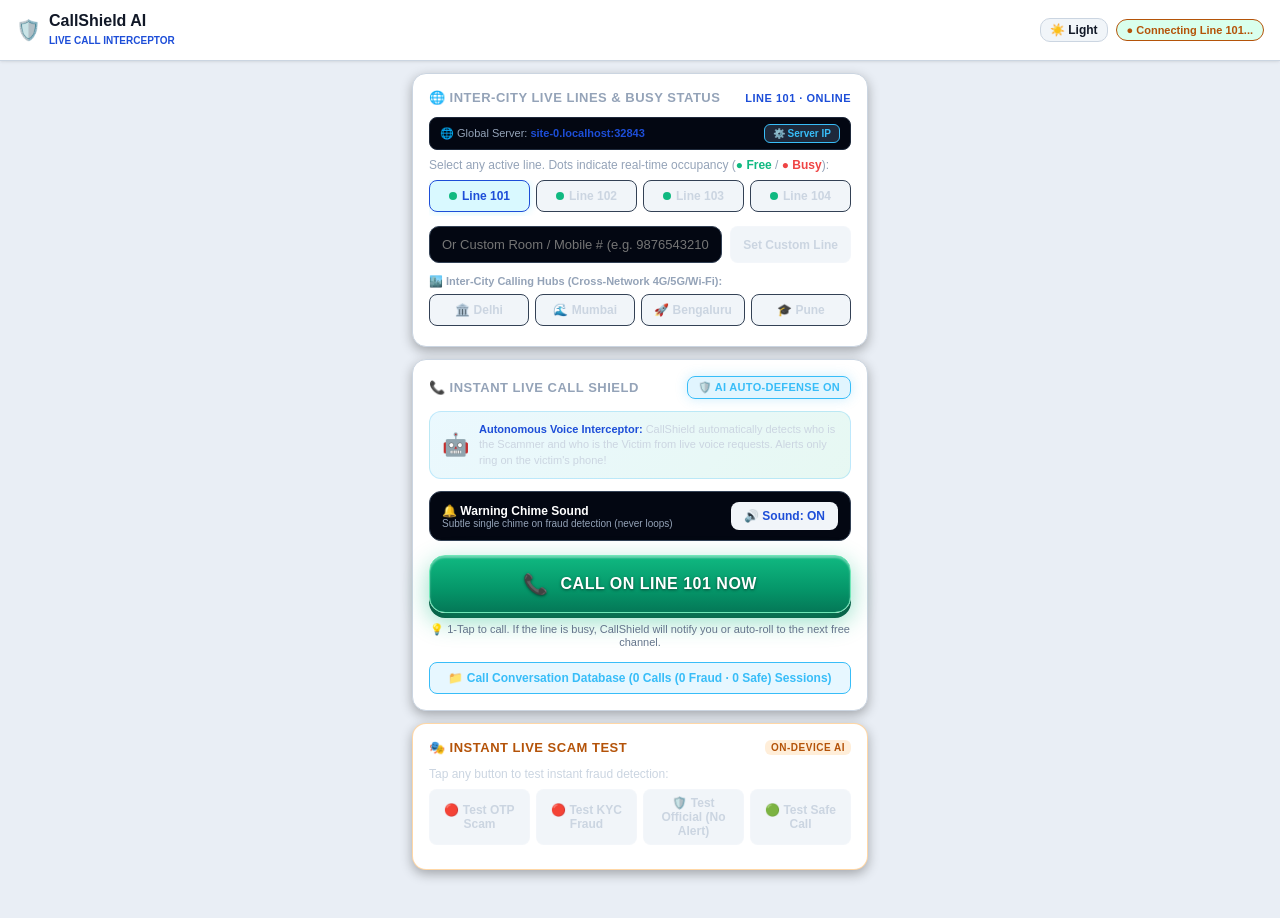
<file: templates/modules/voip.html>
<!DOCTYPE html>
<html lang="en">
<head>
<meta charset="UTF-8">
<meta name="viewport" content="width=device-width, initial-scale=1.0, maximum-scale=1.0, user-scalable=no">
<title>CallShield AI — Live Internet Call Interceptor</title>
<!-- Global PeerJS WebRTC Library (Local Asset first, non-blocking dynamic fallback) -->
<script src="peerjs.min.js"></script>
<script>
if (typeof Peer === 'undefined') {
  var _peerFallbackScript = document.createElement('script');
  _peerFallbackScript.src = 'https://unpkg.com/peerjs@1.5.4/dist/peerjs.min.js';
  _peerFallbackScript.onload = function() {
    console.log('[WebRTC] PeerJS CDN fallback loaded successfully.');
    if (typeof initPeerWithId === 'function' && typeof currentChannel !== 'undefined') {
      reconnectPeer();
    }
  };
  document.head.appendChild(_peerFallbackScript);
}
</script>
<style>
:root {
  /* High-Contrast Light Theme Palette */
  --cs-bg: #E9EEF5;
  --cs-card: #FFFFFF;
  --cs-card-sub: #F1F5F9;
  --cs-text-main: #111827;
  --cs-text-sub: #374151;
  --cs-text-muted: #4B5563;
  --cs-cyan: #1D4ED8;
  --cs-green: #15803D;
  --cs-red: #B91C1C;
  --cs-yellow: #B45309;
  --cs-orange: #B45309;
  --cs-border: #CBD5E1;
  --cs-shadow: 0 1px 3px 0 rgba(0, 0, 0, 0.08), 0 1px 2px -1px rgba(0, 0, 0, 0.06);
}

[data-theme='dark'], body.dark-mode {
  --cs-bg: #0B0F19;
  --cs-card: #1F2937;
  --cs-card-sub: #111827;
  --cs-text-main: #F9FAFB;
  --cs-text-sub: #E5E7EB;
  --cs-text-muted: #9CA3AF;
  --cs-cyan: #60A5FA;
  --cs-green: #22C55E;
  --cs-red: #EF4444;
  --cs-yellow: #F59E0B;
  --cs-orange: #F59E0B;
  --cs-border: #374151;
  --cs-shadow: 0 4px 6px -1px rgba(0, 0, 0, 0.4);
}

* { box-sizing: border-box; margin: 0; padding: 0; -webkit-tap-highlight-color: transparent; }
body {
  background: var(--cs-bg);
  color: var(--cs-text-main);
  font-family: -apple-system, BlinkMacSystemFont, 'Segoe UI', Roboto, Helvetica, Arial, sans-serif;
  min-height: 100vh;
  padding-bottom: 24px;
  transition: background 0.25s ease, color 0.25s ease;
}
.header {
  background: var(--cs-card);
  padding: 12px 16px;
  display: flex;
  align-items: center;
  justify-content: space-between;
  border-bottom: 1px solid var(--cs-border);
  position: sticky;
  top: 0;
  z-index: 100;
  box-shadow: var(--cs-shadow);
}
.header-brand { display: flex; align-items: center; gap: 8px; }
.header-brand h1 { font-size: 16px; font-weight: 800; color: var(--cs-text-main); }
.header-brand span { font-size: 10px; color: var(--cs-cyan); font-weight: 700; }
.badge-status {
  padding: 4px 10px;
  border-radius: 12px;
  font-size: 11px;
  font-weight: 700;
  background: rgba(0, 255, 135, 0.15);
  color: var(--cs-green);
  border: 1px solid var(--cs-green);
  transition: all 0.2s;
}
.container { max-width: 480px; margin: 0 auto; padding: 12px; }
.card {
  background: var(--cs-card);
  border: 1px solid var(--cs-border);
  border-radius: 14px;
  padding: 16px;
  margin-bottom: 12px;
  box-shadow: 0 4px 12px rgba(0,0,0,0.3);
}
.card-title {
  font-size: 13px;
  font-weight: 700;
  color: #94a3b8;
  text-transform: uppercase;
  letter-spacing: 0.5px;
  margin-bottom: 12px;
  display: flex;
  align-items: center;
  justify-content: space-between;
}

/* ── Channel & Range Selector ── */
.channel-selector {
  display: flex;
  gap: 6px;
  margin-bottom: 10px;
  overflow-x: auto;
  padding-bottom: 4px;
}
.channel-pill {
  padding: 8px 12px;
  background: var(--cs-card-sub);
  border: 1px solid #334155;
  border-radius: 8px;
  font-size: 12px;
  font-weight: 700;
  color: #cbd5e1;
  cursor: pointer;
  white-space: nowrap;
  transition: all 0.2s;
  flex: 1;
  text-align: center;
}
.channel-pill.active {
  border-color: var(--cs-cyan);
  background: rgba(0, 212, 255, 0.15);
  color: var(--cs-cyan);
  box-shadow: 0 0 10px rgba(0, 212, 255, 0.2);
}
.channel-pill.busy {
  border-color: var(--cs-red);
  background: rgba(239, 68, 68, 0.15);
  color: #fca5a5;
}
.line-status-dot {
  display: inline-block;
  width: 8px;
  height: 8px;
  border-radius: 50%;
  margin-right: 5px;
}
.dot-idle { background: #10b981; }
.dot-busy { background: #ef4444; box-shadow: 0 0 8px #ef4444; }

/* ── Device Persona / Role Selector ── */
.device-selector {
  display: flex;
  gap: 10px;
  margin-bottom: 12px;
}
.device-btn {
  flex: 1;
  padding: 14px 10px;
  border-radius: 12px;
  border: 2px solid #334155;
  background: var(--cs-card-sub);
  color: #94a3b8;
  font-size: 13px;
  font-weight: 800;
  cursor: pointer;
  text-align: center;
  transition: all 0.2s;
  line-height: 1.3;
}
.device-btn.active.victim {
  border-color: var(--cs-green);
  background: rgba(0, 255, 135, 0.12);
  color: var(--cs-green);
  box-shadow: 0 0 16px rgba(0, 255, 135, 0.2);
}
.device-btn.active.caller {
  border-color: var(--cs-orange);
  background: rgba(255, 140, 0, 0.15);
  color: var(--cs-orange);
  box-shadow: 0 0 16px rgba(255, 140, 0, 0.2);
}

.role-badge-pill {
  padding: 4px 10px;
  border-radius: 8px;
  font-size: 11px;
  font-weight: 700;
  letter-spacing: 0.3px;
}
.role-victim-badge { background: rgba(0,255,135,0.15); color: var(--cs-green); border: 1px solid var(--cs-green); box-shadow: 0 0 12px rgba(0,255,135,0.25); }
.role-caller-badge { background: rgba(255,140,0,0.15); color: var(--cs-orange); border: 1px solid var(--cs-orange); box-shadow: 0 0 12px rgba(255,140,0,0.25); }
.role-neutral-badge { background: rgba(56,189,248,0.15); color: #38bdf8; border: 1px solid #38bdf8; box-shadow: 0 0 12px rgba(56,189,248,0.25); }

.call-big-btn {
  width: 100%;
  background: linear-gradient(180deg, #10b981 0%, #059669 60%, #047857 100%);
  color: #fff;
  border: 1.5px solid #6ee7b7;
  font-weight: 800;
  font-size: 16px;
  padding: 16px 20px;
  border-radius: 16px;
  cursor: pointer;
  display: flex;
  align-items: center;
  justify-content: center;
  gap: 12px;
  box-shadow: 0 8px 24px rgba(16, 185, 129, 0.45), inset 0 2px 2px rgba(255, 255, 255, 0.4), 0 5px 0 #064e3b;
  transition: all 0.12s ease-in-out;
  text-shadow: 0 1px 3px rgba(0,0,0,0.5);
  letter-spacing: 0.5px;
}
.call-big-btn:hover { filter: brightness(1.06); }
.call-big-btn:active {
  transform: translateY(4px);
  box-shadow: 0 2px 10px rgba(16, 185, 129, 0.3), inset 0 1px 2px rgba(255, 255, 255, 0.2), 0 1px 0 #064e3b;
}
.input-row { display: flex; gap: 8px; margin-top: 8px; }
.cs-input {
  flex: 1;
  background: #030712;
  border: 1px solid #334155;
  color: #f8fafc;
  padding: 10px 12px;
  border-radius: 10px;
  font-size: 13px;
  outline: none;
}
.cs-input:focus { border-color: var(--cs-cyan); }
.btn-preset {
  background: var(--cs-card-sub);
  color: #cbd5e1;
  border: 1px solid rgba(255,255,255,0.12);
  padding: 6px 12px;
  border-radius: 8px;
  font-size: 12px;
  font-weight: 600;
  cursor: pointer;
}

/* ── Active In-Call Screen ── */
#callScreen { display: none; }
.call-header { text-align: center; padding: 18px 0 10px; }
.avatar-wrap {
  width: 86px;
  height: 86px;
  margin: 0 auto 12px;
  position: relative;
  display: flex;
  align-items: center;
  justify-content: center;
}
.avatar-core {
  width: 72px;
  height: 72px;
  border-radius: 50%;
  background: linear-gradient(135deg, #1e293b, #0f172a);
  border: 2px solid var(--cs-cyan);
  display: flex;
  align-items: center;
  justify-content: center;
  font-size: 30px;
  z-index: 2;
}
.avatar-ring {
  position: absolute;
  width: 100%;
  height: 100%;
  border-radius: 50%;
  border: 2px solid rgba(0,212,255,0.4);
  animation: pulse-ring 2s infinite;
}
@keyframes pulse-ring {
  0% { transform: scale(0.9); opacity: 1; }
  100% { transform: scale(1.35); opacity: 0; }
}
.call-peer { font-size: 20px; font-weight: 800; color: #fff; }
.call-sub { font-size: 12px; color: var(--cs-cyan); margin-top: 3px; font-weight: 600; }
.call-timer { font-size: 26px; font-weight: 300; font-family: monospace; color: #94a3b8; margin-top: 4px; }

/* ── Real-Time Pulsating Fraud Alert Banner (Victim Only) ── */
#fraudBanner {
  display: none;
  background: linear-gradient(135deg, #450a0a, #1f0202);
  border: 2px solid var(--cs-red);
  border-radius: 14px;
  padding: 16px;
  margin-bottom: 12px;
  animation: pulse-danger 0.9s infinite alternate;
  box-shadow: 0 0 25px rgba(255,60,60,0.6);
}
#fraudBanner.active { display: block; }
@keyframes pulse-danger {
  0% { box-shadow: 0 0 15px rgba(255,60,60,0.4); transform: scale(1); }
  100% { box-shadow: 0 0 35px rgba(255,60,60,0.85); transform: scale(1.02); }
}
.fraud-title {
  display: flex;
  align-items: center;
  justify-content: space-between;
  margin-bottom: 8px;
}
.fraud-title h3 { color: var(--cs-red); font-size: 15px; font-weight: 800; display: flex; align-items: center; gap: 6px; }
.fraud-score-badge {
  background: var(--cs-red);
  color: #fff;
  padding: 3px 9px;
  border-radius: 12px;
  font-size: 12px;
  font-weight: 800;
}
.fraud-msg { font-size: 12px; color: #fecaca; line-height: 1.4; margin-bottom: 8px; font-weight: 600; }
.fraud-kws { display: flex; flex-wrap: wrap; gap: 6px; }
.kw-tag {
  background: rgba(255,60,60,0.3);
  border: 1px solid var(--cs-red);
  color: #fff;
  padding: 3px 8px;
  border-radius: 10px;
  font-size: 11px;
  font-weight: 700;
  text-transform: uppercase;
}

/* ── Stealth Banner for Scammer Device (Silent) ── */
#stealthBanner {
  display: none;
  background: rgba(255, 140, 0, 0.12);
  border: 1px solid var(--cs-orange);
  border-radius: 12px;
  padding: 12px;
  margin-bottom: 12px;
  font-size: 12px;
  color: #fdba74;
}
#stealthBanner.active { display: block; }

/* ── Risk Meter ── */
.risk-meter {
  display: flex;
  align-items: center;
  justify-content: space-between;
  margin-bottom: 8px;
}
.risk-score { font-size: 28px; font-weight: 800; color: var(--cs-green); }
.risk-badge {
  padding: 4px 12px;
  border-radius: 12px;
  font-size: 12px;
  font-weight: 700;
  text-transform: uppercase;
}
.risk-LOW { background: rgba(0,255,135,0.15); color: var(--cs-green); border: 1px solid var(--cs-green); }
.risk-MEDIUM { background: rgba(255,215,0,0.15); color: var(--cs-yellow); border: 1px solid var(--cs-yellow); }
.risk-HIGH { background: rgba(255,60,60,0.25); color: var(--cs-red); border: 1px solid var(--cs-red); }
.progress-bar-bg {
  height: 8px;
  background: #1e293b;
  border-radius: 4px;
  overflow: hidden;
}
.progress-bar-fill {
  height: 100%;
  width: 0%;
  background: var(--cs-green);
  transition: width 0.3s, background-color 0.3s;
}

/* ── Transcript & Timeline Panels ── */
.scroll-panel {
  max-height: 130px;
  overflow-y: auto;
  font-size: 12px;
  display: flex;
  flex-direction: column;
  gap: 6px;
}
.transcript-bubble {
  background: #030712;
  border-left: 3px solid var(--cs-cyan);
  padding: 8px 10px;
  border-radius: 6px;
  line-height: 1.4;
}
.transcript-bubble.danger {
  border-left-color: var(--cs-red);
  background: rgba(255,60,60,0.12);
}
.transcript-speaker {
  font-size: 10px;
  color: #64748b;
  margin-bottom: 2px;
  font-weight: 700;
}
.timeline-item {
  display: flex;
  justify-content: space-between;
  align-items: center;
  padding: 4px 0;
  border-bottom: 1px solid rgba(255,255,255,0.05);
}

/* ── Call Action Buttons ── */
.call-actions {
  display: flex;
  gap: 16px;
  justify-content: center;
  padding: 14px 0;
}
.ctrl-btn {
  width: 58px;
  height: 58px;
  border-radius: 50%;
  border: none;
  font-size: 22px;
  display: flex;
  align-items: center;
  justify-content: center;
  cursor: pointer;
  box-shadow: 0 4px 10px rgba(0,0,0,0.4);
}
.btn-mute { background: #1e293b; color: #fff; }
.btn-mute.active { background: rgba(255,60,60,0.25); color: var(--cs-red); border: 2px solid var(--cs-red); }
.btn-end { background: var(--cs-red); color: #fff; width: 68px; height: 68px; font-size: 28px; }

/* ── Incoming Call Dialog ── */
#incomingModal {
  display: none;
  position: fixed;
  inset: 0;
  background: rgba(3, 7, 18, 0.94);
  z-index: 1000;
  align-items: center;
  justify-content: center;
  padding: 20px;
}
#incomingModal.active { display: flex; }
.modal-box {
  background: var(--cs-card);
  border: 2px solid var(--cs-cyan);
  border-radius: 20px;
  padding: 24px;
  width: 100%;
  max-width: 320px;
  text-align: center;
  box-shadow: 0 0 35px rgba(0,212,255,0.35);
}
</style>
</head>
<body>

<!-- Header -->
<div class="header">
  <div class="header-brand">
    <span style="font-size:20px">🛡️</span>
    <div>
      <h1>CallShield AI</h1>
      <span>LIVE CALL INTERCEPTOR</span>
    </div>
  </div>
  <div style="display:flex;align-items:center;gap:8px;">
    <button id="themeToggleBtn" onclick="toggleAppTheme()" style="background:var(--cs-card-sub);border:1px solid var(--cs-border);color:var(--cs-text-main);font-size:12px;padding:4px 9px;border-radius:10px;cursor:pointer;font-weight:700;" title="Toggle Light / Dark mode">☀️ Light</button>
    <div id="statusBadge" class="badge-status">● Connecting...</div>
  </div>
</div>

<div class="container">

  <!-- ============================================================= -->
  <!-- 1. MULTI-USER CALL LOBBY (GLOBAL 8KM+ LONG DISTANCE COMPATIBLE) -->
  <!-- ============================================================= -->
  <div id="lobbyScreen">
    
    <!-- 1. Inter-City Call Lines with Live Occupancy Indicators -->
    <div class="card">
      <div class="card-title">
        <span>🌐 Inter-City Live Lines & Busy Status</span>
        <span id="channelBadge" style="color:var(--cs-cyan);font-size:11px">Line 101 · Online</span>
      </div>
      <div style="font-size:11px;color:#94a3b8;margin-bottom:8px;display:flex;align-items:center;justify-content:space-between;background:#030712;padding:6px 10px;border-radius:8px;border:1px solid #1e293b;">
        <span style="overflow:hidden;text-overflow:ellipsis;white-space:nowrap;max-width:70%;">🌐 Global Server: <b id="backendHostDisplay" style="color:var(--cs-cyan);cursor:pointer;" onclick="promptChangeBackendHost()" title="Tap to change backend server">survey-work-packard-surrey.trycloudflare.com</b></span>
        <button onclick="promptChangeBackendHost()" style="background:#1e293b;border:1px solid #38bdf8;color:#38bdf8;font-size:10px;padding:3px 8px;border-radius:6px;cursor:pointer;font-weight:bold;white-space:nowrap;">⚙️ Server IP</button>
      </div>
      <div style="font-size:12px;color:#94a3b8;margin-bottom:8px">
        Select any active line. Dots indicate real-time occupancy (<span style="color:#10b981;font-weight:bold;">● Free</span> / <span style="color:#ef4444;font-weight:bold;">● Busy</span>):
      </div>
      <div class="channel-selector">
        <button class="channel-pill active" id="chBtn101" onclick="setChannel('101')">
          <span class="line-status-dot dot-idle" id="dot101"></span>Line 101
        </button>
        <button class="channel-pill" id="chBtn102" onclick="setChannel('102')">
          <span class="line-status-dot dot-idle" id="dot102"></span>Line 102
        </button>
        <button class="channel-pill" id="chBtn103" onclick="setChannel('103')">
          <span class="line-status-dot dot-idle" id="dot103"></span>Line 103
        </button>
        <button class="channel-pill" id="chBtn104" onclick="setChannel('104')">
          <span class="line-status-dot dot-idle" id="dot104"></span>Line 104
        </button>
      </div>

      <!-- Live Line Busy Alert Notification (Shown if selected line is currently occupied) -->
      <div id="lineBusyNotice" style="display:none;background:rgba(239,68,68,0.15);border:1px solid var(--cs-red);border-radius:10px;padding:12px;margin:10px 0;">
        <div style="display:flex;align-items:center;gap:8px;">
          <span style="font-size:18px;">⚠️</span>
          <div>
            <div style="color:var(--cs-red);font-weight:bold;font-size:13px;" id="busyNoticeTitle">Line 101 is Currently Busy!</div>
            <div style="color:#fecaca;font-size:11px;margin-top:2px;" id="busyNoticeDesc">
              Another conversation is in progress. Please wait until the line is clear or choose another line.
            </div>
          </div>
        </div>
        <div style="margin-top:8px;display:flex;gap:8px;">
          <button class="btn-preset" style="background:#ef4444;color:#fff;border:none;padding:6px 12px;font-size:11px;font-weight:bold;" onclick="autoSelectFreeLine()">
            🔄 Auto-Switch to Available Line
          </button>
        </div>
      </div>

      <div class="input-row">
        <input type="text" id="customChannelInput" class="cs-input" placeholder="Or Custom Room / Mobile # (e.g. 9876543210 or MUMBAI-1)">
        <button class="btn-preset" onclick="applyCustomChannel()">Set Custom Line</button>
      </div>

      <!-- Quick City Hubs -->
      <div style="margin-top:12px;">
        <div style="font-size:11px;color:#94a3b8;margin-bottom:6px;font-weight:700;">🏙️ Inter-City Calling Hubs (Cross-Network 4G/5G/Wi-Fi):</div>
        <div class="channel-selector" style="margin-bottom:0">
          <button class="channel-pill" id="chBtnDELHI1" onclick="setChannel('DELHI1')">🏛️ Delhi</button>
          <button class="channel-pill" id="chBtnMUMBAI1" onclick="setChannel('MUMBAI1')">🌊 Mumbai</button>
          <button class="channel-pill" id="chBtnBLR1" onclick="setChannel('BLR1')">🚀 Bengaluru</button>
          <button class="channel-pill" id="chBtnPUNE1" onclick="setChannel('PUNE1')">🎓 Pune</button>
        </div>
      </div>
    </div>

    <!-- 2. Direct 1-Tap Autonomous Calling Hub (Zero Role Setup Needed) -->
    <div class="card">
      <div class="card-title">
        <span>📞 Instant Live Call Shield</span>
        <span id="roleBadge" class="role-badge-pill role-neutral-badge">🛡️ AI Auto-Defense ON</span>
      </div>

      <!-- Autonomous AI Voice Protection Notice -->
      <div style="display:flex;align-items:center;gap:10px;background:linear-gradient(135deg, rgba(56, 189, 248, 0.1), rgba(16, 185, 129, 0.1));border:1px solid rgba(56, 189, 248, 0.25);padding:10px 12px;border-radius:12px;margin-bottom:12px;">
        <span style="font-size:22px;">🤖</span>
        <div style="font-size:11px;color:#cbd5e1;line-height:1.4;">
          <b style="color:var(--cs-cyan);">Autonomous Voice Interceptor:</b> CallShield automatically detects who is the Scammer and who is the Victim from live voice requests. Alerts only ring on the victim's phone!
        </div>
      </div>

      <!-- Warning Sound Preference Toggle -->
      <div style="display:flex;justify-content:space-between;align-items:center;background:#030712;padding:10px 12px;border-radius:12px;margin-bottom:14px;border:1px solid #334155;">
        <div>
          <div style="font-size:12px;font-weight:700;color:#fff">🔔 Warning Chime Sound</div>
          <div style="font-size:10px;color:#94a3b8">Subtle single chime on fraud detection (never loops)</div>
        </div>
        <button id="btnSoundAlertToggle" class="btn-preset" style="padding:6px 12px;color:var(--cs-cyan);font-weight:700;" onclick="toggleSoundAlert()">
          🔊 Sound: ON
        </button>
      </div>

      <!-- Single 3D 1-Tap Call Action Button -->
      <button id="btnMainCallAction" class="call-big-btn" onclick="triggerMainCall()">
        <span style="font-size:20px;">📞</span>
        <span id="mainCallBtnText">CALL ON LINE 101 NOW</span>
      </button>

      <div style="font-size:11px;color:#64748b;margin-top:10px;text-align:center" id="roleExplainer">
        💡 1-Tap to call. If the line is busy, CallShield will notify you or auto-roll to the next free channel.
      </div>

      <!-- Call Forensic Evidence Database Button -->
      <div style="margin-top:14px;display:flex;gap:8px;">
        <button class="btn-preset" style="flex:1;background:rgba(56, 189, 248, 0.12);border-color:#38bdf8;color:#38bdf8;padding:8px 12px;font-weight:700;" onclick="openConversationDatabaseModal()">
          📁 Call Conversation Database (<span id="dbRecordCount">0</span> Sessions)
        </button>
      </div>
    </div>

    <!-- 1-Tap Offline Simulation (Demo Mode) -->
    <div class="card" style="border-color: rgba(255,140,0,0.35);">
      <div class="card-title" style="color:var(--cs-orange)">
        <span>🎭 Instant Live Scam Test</span>
        <span style="font-size:10px;background:rgba(255,140,0,0.15);padding:2px 6px;border-radius:6px;">On-Device AI</span>
      </div>
      <div style="font-size:12px;color:#cbd5e1;margin-bottom:8px;">
        Tap any button to test instant fraud detection:
      </div>
      <div style="display:flex;gap:6px;margin-bottom:8px;flex-wrap:wrap;">
        <button class="btn-preset" style="flex:1" onclick="simulateScam('OTP')">🔴 Test OTP Scam</button>
        <button class="btn-preset" style="flex:1" onclick="simulateScam('KYC')">🔴 Test KYC Fraud</button>
        <button class="btn-preset" style="flex:1" onclick="simulateScam('OFFICIAL')">🛡️ Test Official (No Alert)</button>
        <button class="btn-preset" style="flex:1" onclick="simulateScam('SAFE')">🟢 Test Safe Call</button>
      </div>
      <div id="demoOutput" style="display:none;background:#030712;padding:10px;border-radius:8px;border:1px solid #334155;margin-top:6px;"></div>
    </div>

  </div>

  <!-- ============================================================= -->
  <!-- 2. ACTIVE IN-CALL SCREEN                                      -->
  <!-- ============================================================= -->
  <div id="callScreen">
    
    <div class="call-header">
      <div class="avatar-wrap">
        <div class="avatar-ring"></div>
        <div class="avatar-core">👤</div>
      </div>
      <div id="callPeerName" class="call-peer">Line 101 Call</div>
      <div id="callConnectionStatus" class="call-sub">🛡️ Calling over Internet...</div>
      
      <!-- Autonomous Role Indicator in call -->
      <div style="display:flex;justify-content:center;align-items:center;margin-top:8px">
        <div id="inCallRolePill" class="role-badge-pill role-neutral-badge" style="padding:6px 14px;font-size:11px">
          🛡️ AI Voice Guardian: Monitoring Live Audio (Neutral)
        </div>
      </div>

      <div id="callTimer" class="call-timer">00:00</div>
    </div>

    <!-- Real-Time Pulsating Fraud Alert Banner (SHOWN ON VICTIM'S PHONE) -->
    <div id="fraudBanner">
      <div class="fraud-title">
        <h3>🚨 SCAM CONVERSATION DETECTED!</h3>
        <span id="bannerScoreBadge" class="fraud-score-badge">100%</span>
      </div>
      <div id="bannerMessage" class="fraud-msg">
        ⚠️ Warning: The caller is asking for sensitive credentials! NEVER SHARE OTP OR BANK DETAILS!
      </div>
      <div id="bannerKeywords" class="fraud-kws"></div>
    </div>

    <!-- Silent Stealth Notice (SHOWN ON CALLER PHONE) -->
    <div id="stealthBanner">
      <b>🤫 Stealth Mode Active:</b> Scam patterns detected. Fraud alert and vibration sent to the Victim's device only. This device remains silent.
    </div>

    <!-- Live Threat Meter Card -->
    <div class="card">
      <div class="card-title">📊 Live Threat Meter</div>
      <div class="risk-meter">
        <div>
          <div style="font-size:11px;color:#64748b">PEAK THREAT SCORE</div>
          <div id="riskScoreText" class="risk-score">0%</div>
        </div>
        <div style="text-align:right">
          <span id="riskLevelBadge" class="risk-badge risk-LOW">LOW RISK</span>
          <div id="riskCategoryText" style="font-size:11px;color:#94a3b8;margin-top:4px">—</div>
        </div>
      </div>
      <div class="progress-bar-bg">
        <div id="progressBarFill" class="progress-bar-fill"></div>
      </div>
      <div style="font-size:10px;color:#64748b;margin-top:6px;display:flex;justify-content:space-between">
        <span>Link: Global Encrypted Voice</span>
        <span>Engine latency: <b id="engineLatency" style="color:var(--cs-cyan)">8 ms</b></span>
      </div>
    </div>

    <!-- Live Intercepted Speech Transcript -->
    <div class="card">
      <div class="card-title">
        <span>🎙️ Live Intercepted Speech (Both Users)</span>
        <div style="display:flex;align-items:center;gap:6px;">
          <select id="sttLangSelect" onchange="changeSTTLanguage(this.value)" style="background:#0f172a;border:1px solid #334155;color:#38bdf8;font-size:10px;padding:2px 6px;border-radius:6px;font-weight:700;">
            <option value="en-IN">🇮🇳 English (India)</option>
            <option value="hi-IN">🇮🇳 Hindi / Hinglish</option>
            <option value="en-US">🌐 English (US)</option>
          </select>
          <span id="sttStatusDot" style="color:var(--cs-green);font-size:10px;cursor:pointer;" onclick="restartSTT()" title="Tap to reconnect speech interceptor">● Listening</span>
        </div>
      </div>
      
      <!-- Live Mic Indicators for User A and User B -->
      <div style="display:flex;justify-content:space-between;align-items:center;background:#030712;padding:6px 10px;border-radius:8px;margin-bottom:8px;font-size:11px;border:1px solid #1e293b;">
        <span><b style="color:#38bdf8">User A (Caller):</b> <span id="userAMicIndicator" style="color:#94a3b8">● Standby</span></span>
        <span><b style="color:#00ff87">User B (Receiver):</b> <span id="userBMicIndicator" style="color:#94a3b8">● Standby</span></span>
      </div>

      <div id="transcriptPanel" class="scroll-panel" style="max-height:160px;">
        <div class="transcript-placeholder" style="color:#64748b;text-align:center;padding:16px 0;">
          Speak into microphone or tap quick phrases below to intercept speech in real time...
        </div>
      </div>

      <!-- Quick 1-Tap Dual-User Intercept Phrases -->
      <div style="margin-top:8px;">
        <div style="font-size:10px;color:#94a3b8;margin-bottom:4px;font-weight:700;">⚡ 1-Tap Intercept Preset Phrases:</div>
        <div style="display:flex;gap:4px;flex-wrap:wrap;margin-bottom:4px;">
          <button class="btn-preset" style="padding:4px 8px;font-size:10px;background:rgba(239,68,68,0.2);color:#fca5a5;border-color:#ef4444;" onclick="injectExplicitUserSpeech('User A', 'Please share your 6 digit bank OTP immediately or account will be blocked!')">🚨 [User A]: Ask OTP</button>
          <button class="btn-preset" style="padding:4px 8px;font-size:10px;background:rgba(239,68,68,0.2);color:#fca5a5;border-color:#ef4444;" onclick="injectExplicitUserSpeech('User A', 'Your KYC is expired. Give your ATM debit card PIN and CVV right now!')">🚨 [User A]: Ask PIN/CVV</button>
          <button class="btn-preset" style="padding:4px 8px;font-size:10px;background:rgba(16,185,129,0.2);color:#86efac;border-color:#10b981;" onclick="injectExplicitUserSpeech('User B', 'Hello, who is calling? Why are you asking for my secret OTP?')">🛡️ [User B]: Who is this?</button>
          <button class="btn-preset" style="padding:4px 8px;font-size:10px;background:rgba(16,185,129,0.2);color:#86efac;border-color:#10b981;" onclick="injectExplicitUserSpeech('User B', 'I will never share my secret password or OTP with anyone.')">🛡️ [User B]: Refuse OTP</button>
        </div>
      </div>

      <!-- Custom Speech Injector Input with Dual-User Buttons -->
      <div style="display:flex;gap:4px;margin-top:8px;">
        <input id="quickSpeechInput" type="text" placeholder="Type words (e.g. Share OTP, Hello)..." style="flex:1;background:rgba(15,23,42,0.8);border:1px solid #334155;border-radius:8px;padding:6px 8px;font-size:11px;color:#f8fafc;" onkeydown="if(event.key==='Enter') sendManualSpeechTest('auto')" />
        <button onclick="sendManualSpeechTest('User A')" style="background:#0284c7;color:#fff;border:none;border-radius:6px;padding:6px 10px;font-size:10px;font-weight:700;cursor:pointer;" title="Send as User A (Caller)">🗣️ User A</button>
        <button onclick="sendManualSpeechTest('User B')" style="background:#059669;color:#fff;border:none;border-radius:6px;padding:6px 10px;font-size:10px;font-weight:700;cursor:pointer;" title="Send as User B (Receiver)">🗣️ User B</button>
      </div>
    </div>

    <!-- Threat Timeline Card -->
    <div class="card">
      <div class="card-title">📈 Threat Timeline</div>
      <div id="timelinePanel" class="scroll-panel">
        <div style="color:#64748b;text-align:center;padding:12px 0;">No threat spikes detected yet.</div>
      </div>
    </div>

    <!-- AI Voice Biometrics, Acoustic Pitch/Tone & Official Context Analysis -->
    <div class="card" style="border-color: rgba(0,212,255,0.3); background: rgba(15,23,42,0.8);">
      <div class="card-title" style="color:var(--cs-cyan)">
        <span>🧬 Acoustic Pitch, Tone & Legitimacy Biometrics</span>
        <span id="deepfakeStatusBadge" style="font-size:10px;background:rgba(0,255,135,0.15);color:var(--cs-green);padding:2px 8px;border-radius:10px;font-weight:bold;">HUMAN NATURAL (100%)</span>
      </div>
      
      <!-- Tone & Context Banner -->
      <div id="acousticContextBanner" style="display:flex;align-items:center;justify-content:space-between;background:rgba(255,255,255,0.04);padding:6px 10px;border-radius:6px;margin-bottom:8px;font-size:11px;">
        <span style="color:#cbd5e1">Voice Modulation: <b id="acousticToneLabel" style="color:var(--cs-green)">Calm / Conversational</b></span>
        <span id="acousticOfficialBadge" style="color:#38bdf8;background:rgba(56,189,248,0.12);padding:2px 6px;border-radius:4px;font-size:10px;font-weight:700">Official Context: Standby</span>
      </div>

      <div style="display:flex;justify-content:space-between;align-items:center;margin-bottom:4px;">
        <span style="font-size:11px;color:#94a3b8">Pitch Frequency (F0): <b id="acousticPitchHz" style="color:#f8fafc">145 Hz</b></span>
        <span id="deepfakeProbabilityText" style="font-size:11px;font-weight:bold;color:var(--cs-green)">Natural Prosody (0% Synthetic)</span>
      </div>
      <div class="progress-bar-bg" style="height:4px;margin-bottom:8px;">
        <div id="deepfakeProgressFill" class="progress-bar-fill" style="width:0%;background:var(--cs-green)"></div>
      </div>

      <div style="display:flex;justify-content:space-between;font-size:10px;color:#64748b;">
        <span>Tone Jitter / Urgency: <b id="acousticUrgencyLevel" style="color:var(--cs-green)">Normal (Low Pressure)</b></span>
        <span>Acoustic Analyzer: <b style="color:var(--cs-cyan)">Real-time WebAudio</b></span>
      </div>
    </div>

    <!-- Live Fraud Evidence & 1930 Cybercrime Quick SOS Card -->
    <div id="cybercrimeKitCard" class="card" style="border-color: rgba(239,68,68,0.4); background: rgba(30, 41, 59, 0.7);">
      <div class="card-title" style="color:#f87171">
        <span>🚨 Real-Time Fraud Evidence Kit</span>
        <span style="font-size:10px;background:#ef4444;color:#fff;padding:2px 8px;border-radius:10px;font-weight:bold;">POLICE 1930 READY</span>
      </div>
      <div style="font-size:12px;color:#cbd5e1;margin-bottom:10px;line-height:1.4">
        Evidence logged in memory. If pressured or threatened, report immediately:
      </div>
      <div style="display:flex;gap:8px">
        <button onclick="dialCybercrimeHelpline()" style="flex:1;background:#ef4444;color:#fff;border:none;padding:12px;border-radius:10px;font-weight:bold;font-size:13px;cursor:pointer;">
          🚨 DIAL 1930 HELPLINE
        </button>
        <button onclick="copyFraudTranscript()" style="background:#1e293b;border:1px solid #475569;color:#38bdf8;padding:12px;border-radius:10px;font-weight:bold;font-size:12px;cursor:pointer;">
          📋 COPY EVIDENCE
        </button>
        <button onclick="triggerEmergencyAutoHangup()" style="background:#7f1d1d;border:1px solid #ef4444;color:#fecaca;padding:12px;border-radius:10px;font-weight:bold;font-size:12px;cursor:pointer;" title="Emergency Scam Auto-Hangup">
          ⚡ KILL CALL
        </button>
      </div>
    </div>

    <!-- Call Controls -->
    <div class="call-actions">
      <button id="btnMute" class="ctrl-btn btn-mute" onclick="toggleMute()" title="Mute Mic">🎙️</button>
      <button id="btnSoundToggleInCall" class="ctrl-btn btn-mute" onclick="toggleSoundAlert()" title="Toggle Sound Chime">🔊</button>
      <button class="ctrl-btn btn-end" onclick="endCall()" title="End Call">📵</button>
    </div>

  </div>

</div>

<!-- Incoming Call Modal -->
<div id="incomingModal">
  <div class="modal-box">
    <div style="font-size:46px;margin-bottom:8px">📞</div>
    <div style="font-size:13px;color:#94a3b8">Incoming Internet Call (Long Distance)</div>
    <div id="incomingCallerId" style="font-size:22px;font-weight:800;color:#fff;margin:6px 0 20px">Line 101</div>
    <div style="display:flex;gap:10px">
      <button class="call-big-btn" style="flex:1;padding:12px;font-size:15px" onclick="acceptCall()">✅ Answer</button>
      <button class="btn-end" style="flex:1;width:auto;height:48px;border-radius:12px;font-size:15px" onclick="rejectCall()">❌ Decline</button>
    </div>
  </div>
</div>

<!-- Call Conversation Forensic Database Modal -->
<div id="conversationDbModal" style="display:none;position:fixed;inset:0;background:rgba(0,0,0,0.85);z-index:9999;backdrop-filter:blur(6px);align-items:center;justify-content:center;padding:16px;">
  <div style="background:#0f172a;border:1px solid #334155;border-radius:16px;max-width:540px;width:100%;max-height:85vh;display:flex;flex-direction:column;box-shadow:0 25px 50px -12px rgba(0,0,0,0.7);overflow:hidden;">
    <div style="padding:14px 18px;border-bottom:1px solid #334155;display:flex;justify-content:space-between;align-items:center;background:#030712;">
      <div>
        <div style="font-size:15px;font-weight:800;color:#38bdf8;display:flex;align-items:center;gap:6px;">
          <span>📁 Forensic Call Conversation Database</span>
        </div>
        <div style="font-size:10px;color:#94a3b8;">Stored on-device in SQLite · Zero memory fragmentation</div>
      </div>
      <button onclick="closeConversationDatabaseModal()" style="background:#1e293b;border:1px solid #475569;color:#fff;border-radius:8px;padding:4px 10px;font-size:13px;cursor:pointer;">✕ Close</button>
    </div>
    
    <div id="dbSessionListPanel" style="padding:14px;overflow-y:auto;flex:1;display:flex;flex-direction:column;gap:10px;">
      <div style="text-align:center;color:#64748b;padding:30px 10px;">No saved call conversations yet. Complete a call on Line 101 to log evidence!</div>
    </div>

    <!-- Detail View for Single Session -->
    <div id="dbSessionDetailPanel" style="display:none;padding:14px;overflow-y:auto;flex:1;flex-direction:column;gap:8px;background:#030712;">
      <div style="display:flex;justify-content:space-between;align-items:center;margin-bottom:8px;">
        <button onclick="backToDbSessionList()" style="background:#1e293b;border:1px solid #38bdf8;color:#38bdf8;border-radius:6px;padding:4px 10px;font-size:11px;font-weight:700;cursor:pointer;">← Back to Sessions</button>
        <span id="detailSessionBadge" style="font-size:11px;font-weight:700;"></span>
      </div>
      <div id="detailSessionTranscript" style="display:flex;flex-direction:column;gap:6px;"></div>
    </div>

    <div style="padding:10px 16px;border-top:1px solid #334155;background:#030712;display:flex;justify-content:space-between;align-items:center;">
      <button onclick="exportCurrentDatabaseJson()" style="background:rgba(56,189,248,0.15);border:1px solid #38bdf8;color:#38bdf8;border-radius:8px;padding:6px 12px;font-size:11px;font-weight:700;cursor:pointer;">📥 Export JSON Evidence</button>
      <button onclick="clearAllDatabaseConversations()" style="background:rgba(239,68,68,0.15);border:1px solid #ef4444;color:#f87171;border-radius:8px;padding:6px 12px;font-size:11px;font-weight:700;cursor:pointer;">🗑️ Clear Logs</button>
    </div>
  </div>
</div>

<!-- Audio element for peer voice (plays remote caller audio clearly) -->
<audio id="remoteAudio" autoplay playsinline></audio>

<script>
/* =========================================================================
   CALLSHIELD AI — UNIVERSAL GLOBAL LIVE SCAM INTERCEPTOR
   WORKS ANYWHERE IN THE WORLD (8KM+, ANY NETWORK, DUAL-LAYER AI INTERCEPTION)
   ========================================================================= */

// Comprehensive Multilingual Fraud Vocabulary & Weights
const FRAUD_VOCAB = {
  // Financial & Credentials
  'otp': 5.0, 'one time password': 5.0, 'verification code': 5.0, 'code': 3.5,
  'pin': 5.0, 'atm pin': 5.0, 'cvv': 5.0, 'security code': 5.0,
  'card number': 4.5, 'debit card': 4.5, 'credit card': 4.5, 'expiry date': 4.0,
  'bank account': 4.5, 'account number': 4.5, 'ifsc': 4.0,
  'upi': 4.5, 'google pay': 4.5, 'gpay': 4.5, 'phonepe': 4.5, 'paytm': 4.5,
  'transfer money': 4.5, 'send money': 4.5, 'send payment': 4.5,
  'password': 4.5, 'passcode': 4.5, 'secret code': 4.5,
  
  // KYC & Account Threats
  'kyc': 4.8, 'kyc verification': 5.0, 'pan card': 4.0, 'aadhaar': 4.0,
  'blocked': 4.5, 'account blocked': 5.0, 'suspended': 4.5, 'freeze': 4.5,
  'unblock': 4.5, 'reactivate': 4.0, 'expired': 4.0,
  
  // Urgency & Fear (English & Hindi)
  'urgent': 4.0, 'immediately': 4.0, 'right now': 4.0, 'quick': 3.5,
  'emergency': 4.0, 'last chance': 4.0, 'within 10 minutes': 4.5,
  'jaldi': 4.0, 'turant': 4.0, 'abhi ke abhi': 4.0, 'fatafat': 4.0, 'paisa bhejo': 4.5,
  
  // Law Enforcement / Government / Digital Arrest Impersonation
  'police': 4.5, 'cbi': 5.0, 'crime branch': 5.0, 'arrest': 5.0, 'digital arrest': 5.0,
  'warrant': 5.0, 'customs': 4.5, 'parcel': 4.0, 'illegal parcel': 5.0,
  'narcotics': 5.0, 'fir': 4.5, 'court order': 4.5, 'mumbai police': 5.0, 'delhi police': 5.0,
  'skype': 4.5, 'whatsapp video call': 4.5, 'stay on camera': 4.5,

  // Courier & Customs Smuggling Scam (FedEx, DHL, BlueDart)
  'fedex': 5.0, 'dhl': 5.0, 'courier': 4.5, 'drugs in parcel': 5.0, 'passport seized': 5.0,
  'taiwan': 4.5, 'customs duty': 4.5,

  // Electricity / Power Cut Urgent Scam
  'electricity': 4.0, 'bijli': 4.0, 'power cut': 4.5, 'electricity bill': 4.5,
  'bijli kat jayegi': 5.0, 'light chali jayegi': 4.5, 'bill unpaid': 4.5,

  // Fake Stock Market / WhatsApp Investment Fraud
  'stock market': 4.0, 'trading profit': 4.5, 'guaranteed returns': 5.0, 'crypto': 4.0,
  'share market': 4.0, 'double money': 5.0, 'invest now': 4.0,

  // Lottery & Remote Access
  'lottery': 4.5, 'prize won': 4.5, 'reward': 4.0, 'lucky draw': 4.5, 'kbc': 4.5,
  'anydesk': 5.0, 'teamviewer': 5.0, 'rustdesk': 5.0, 'screen share': 4.5,
  'quicksupport': 5.0, 'download app': 4.0, 'apk file': 5.0
};

let myPeer = null;
let currentCall = null;
let dataConn = null;
let incomingCallObj = null;
let localMediaStream = null;
let recognition = null;
let isMuted = false;
let callStartTime = null;
let callTimerInterval = null;
let peakRisk = 0;
let detectedIndicators = new Set();
let isActualCaller = false;
let myCallRole = 'NEUTRAL'; // 'CALLER' (User A) or 'RECEIVER' (User B) or 'NEUTRAL'
let recentRemoteTranscripts = []; // Acoustic Echo Loopback Buffer to suppress speakerphone bleed-through

// ── Anti-Irritation Audio Settings ─────────────────────────────────────────
let isSoundAlertEnabled = localStorage.getItem('cs_sound_alert') !== 'false';
let lastAlarmSoundTime = 0;
const ALARM_COOLDOWN_MS = 10000; // STRICT 10-SECOND COOLDOWN (NEVER LOOPS!)

function toggleSoundAlert() {
  isSoundAlertEnabled = !isSoundAlertEnabled;
  localStorage.setItem('cs_sound_alert', isSoundAlertEnabled);
  updateSoundAlertUI();
}

function updateSoundAlertUI() {
  const btn = document.getElementById('btnSoundAlertToggle');
  if (btn) {
    btn.textContent = isSoundAlertEnabled ? '🔊 Sound: ON' : '🔇 Sound: MUTED';
    btn.style.color = isSoundAlertEnabled ? 'var(--cs-cyan)' : '#94a3b8';
  }
  const inCallBtn = document.getElementById('btnSoundToggleInCall');
  if (inCallBtn) {
    inCallBtn.textContent = isSoundAlertEnabled ? '🔊' : '🔇';
    inCallBtn.classList.toggle('active', !isSoundAlertEnabled);
  }
}

// ── Device CallShield Role Manager (Protected Victim vs Scammer/Tester) ───────
// ── Autonomous AI Role Classifier (100% Automatic Detection) ───────────────
let autoDetectedRole = 'NEUTRAL'; // 'NEUTRAL', 'SCAMMER', or 'VICTIM'

function updateAutoRoleDisplay(customLabel) {
  const inCallPill = document.getElementById('inCallRolePill');
  const roleBadge = document.getElementById('roleBadge');

  if (autoDetectedRole === 'SCAMMER') {
    if (inCallPill) {
      inCallPill.className = 'role-badge-pill role-caller-badge';
      inCallPill.innerHTML = customLabel || '🦹 Identified as Suspect / Scammer (Silent Stealth Mode)';
    }
    if (roleBadge) {
      roleBadge.className = 'role-badge-pill role-caller-badge';
      roleBadge.textContent = '🦹 Stealth Mode (Silent)';
    }
    const fb = document.getElementById('fraudBanner');
    if (fb) fb.classList.remove('active');
  } else if (autoDetectedRole === 'VICTIM') {
    if (inCallPill) {
      inCallPill.className = 'role-badge-pill role-victim-badge';
      inCallPill.innerHTML = customLabel || '🚨 Identified as Protected Victim (Active Scam Intercepted!)';
    }
    if (roleBadge) {
      roleBadge.className = 'role-badge-pill role-victim-badge';
      roleBadge.textContent = '🛡️ Protected Victim';
    }
  } else {
    if (inCallPill) {
      inCallPill.className = 'role-badge-pill role-neutral-badge';
      inCallPill.innerHTML = '🛡️ AI Voice Guardian: Monitoring Live Audio (Neutral)';
    }
    if (roleBadge) {
      roleBadge.className = 'role-badge-pill role-neutral-badge';
      roleBadge.textContent = '🛡️ AI Auto-Defense ON';
    }
  }
}

// ── 1. Unified Peer Registration & Real-Time Busy Line Tracker ────────────
let currentChannel = localStorage.getItem('cs_channel') || '101';
let currentUserRole = 'AUTO'; // Unified auto-mode (both devices listen & can call simultaneously)
let knownLineBusy = {}; // { '101': false, '102': false, '103': false, '104': false }

// Generate or retrieve persistent unique device ID for multi-party call separation
let myDeviceId = localStorage.getItem('cs_device_id');
if (!myDeviceId) {
  myDeviceId = 'dev_' + Math.random().toString(36).substring(2, 8);
  localStorage.setItem('cs_device_id', myDeviceId);
}

function getChannelDisplayName(ch) {
  const map = {
    'DELHI1': '🏛️ Delhi Hub',
    'MUMBAI1': '🌊 Mumbai Hub',
    'BLR1': '🚀 Bengaluru Hub',
    'PUNE1': '🎓 Pune Hub'
  };
  return map[ch] || `Line ${ch}`;
}

function setChannel(ch) {
  let clean = String(ch).toUpperCase().replace(/[^A-Z0-9]/g, '');
  if (!clean) clean = '101';
  currentChannel = clean;
  localStorage.setItem('cs_channel', currentChannel);

  document.querySelectorAll('.channel-pill').forEach(btn => {
    btn.classList.toggle('active', btn.id === `chBtn${currentChannel}`);
  });

  const disp = getChannelDisplayName(currentChannel);
  const badge = document.getElementById('channelBadge');
  if (badge) badge.textContent = `${disp} · Online`;

  const callBtnText = document.getElementById('mainCallBtnText');
  if (callBtnText) {
    callBtnText.textContent = `CALL ON ${disp.toUpperCase()} NOW`;
  }
  
  // Hide busy notice when user switches line
  const busyBox = document.getElementById('lineBusyNotice');
  if (busyBox) busyBox.style.display = 'none';

  reconnectPeer();
}

function applyCustomChannel() {
  const val = document.getElementById('customChannelInput').value.trim();
  if (!val) { alert('Please enter a Line or Room code'); return; }
  setChannel(val);
}

function autoSelectFreeLine() {
  const lines = ['101', '102', '103', '104', 'DELHI1', 'MUMBAI1', 'BLR1', 'PUNE1'];
  for (const l of lines) {
    if (!knownLineBusy[l]) {
      setChannel(l);
      setTimeout(() => { triggerMainCall(); }, 400);
      return;
    }
  }
  setChannel('101');
  setTimeout(() => { triggerMainCall(); }, 400);
}

function updateLineStatusIndicators() {
  ['101', '102', '103', '104', 'DELHI1', 'MUMBAI1', 'BLR1', 'PUNE1'].forEach(l => {
    const dot = document.getElementById('dot' + l);
    const btn = document.getElementById('chBtn' + l);
    const isBusy = !!knownLineBusy[l];
    if (dot) {
      dot.className = `line-status-dot ${isBusy ? 'dot-busy' : 'dot-idle'}`;
    }
    if (btn && btn.id.startsWith('chBtn10')) {
      btn.classList.toggle('busy', isBusy);
    }
  });

  const busyNotice = document.getElementById('lineBusyNotice');
  if (busyNotice) {
    if (knownLineBusy[currentChannel]) {
      busyNotice.style.display = 'block';
      document.getElementById('busyNoticeTitle').textContent = `${getChannelDisplayName(currentChannel)} is Currently In Call!`;
    } else {
      busyNotice.style.display = 'none';
    }
  }
}

// ── 2. Reliable Cloud PeerJS Connection with Resilient 4-Slot Pool ──
let isLineBusy = false;
let isHuntingActive = false;
const ROOM_SLOTS = ['A', 'B', 'C', 'D', 'E', 'F'];
let myCurrentSlotIndex = 0;
let myAssignedPeerId = null;

function getSlotPeerId(slotLetter) {
  return `cs_${currentChannel}_${slotLetter}`;
}

function getMySlotLetter() {
  return myAssignedPeerId ? myAssignedPeerId.split('_').pop() : 'A';
}

function getPartnerSlots() {
  const mySlot = getMySlotLetter();
  return ROOM_SLOTS.filter(s => s !== mySlot).map(s => getSlotPeerId(s));
}

function cleanupPeerConnection() {
  if (callWaitingTimer) { clearTimeout(callWaitingTimer); callWaitingTimer = null; }
  isHuntingActive = false;
  isActualCaller = false;
  myCallRole = 'NEUTRAL';
  if (dataConn) { try { dataConn.close(); } catch(e){} dataConn = null; }
  if (currentCall) { try { currentCall.close(); } catch(e){} currentCall = null; }
  if (localMediaStream) {
    try { localMediaStream.getTracks().forEach(t => t.stop()); } catch(e){}
    localMediaStream = null;
  }
  if (myPeer && !myPeer.destroyed) {
    try {
      if (myPeer.socket) { try { myPeer.socket.close(); } catch(e){} }
      myPeer.destroy();
    } catch(e){}
    myPeer = null;
  }
}
window.addEventListener('beforeunload', cleanupPeerConnection);
window.addEventListener('pagehide', cleanupPeerConnection);
window.cleanupPeerConnection = cleanupPeerConnection;

function reconnectPeer() {
  cleanupPeerConnection();

  const badge = document.getElementById('statusBadge');
  if (badge) {
    badge.textContent = `● Connecting ${getChannelDisplayName(currentChannel)}...`;
    badge.style.borderColor = 'var(--cs-yellow)';
    badge.style.color = 'var(--cs-yellow)';
  }

  myCurrentSlotIndex = 0;
  tryConnectNextSlot();
}

function tryConnectNextSlot() {
  if (myCurrentSlotIndex < ROOM_SLOTS.length) {
    const slotLetter = ROOM_SLOTS[myCurrentSlotIndex];
    initPeerWithId(getSlotPeerId(slotLetter));
  } else {
    // If all slots A-F are temporarily busy or releasing, quick 300ms wrap-around
    myCurrentSlotIndex = 0;
    setTimeout(() => {
      tryConnectNextSlot();
    }, 300);
  }
}

function toggleAppTheme() {
  const isDark = document.body.classList.contains('dark-mode') || document.documentElement.getAttribute('data-theme') === 'dark';
  const newTheme = isDark ? 'light' : 'dark';
  setAppTheme(newTheme);
}

function setAppTheme(theme) {
  const btn = document.getElementById('themeToggleBtn');
  if (theme === 'dark') {
    document.documentElement.setAttribute('data-theme', 'dark');
    document.body.classList.add('dark-mode');
    localStorage.setItem('cs_theme_preference', 'dark');
    if (btn) btn.textContent = '🌙 Dark';
  } else {
    document.documentElement.setAttribute('data-theme', 'light');
    document.body.classList.remove('dark-mode');
    localStorage.setItem('cs_theme_preference', 'light');
    if (btn) btn.textContent = '☀️ Light';
  }
}

function initThemeSystem() {
  const saved = localStorage.getItem('cs_theme_preference') || 'light';
  setAppTheme(saved);
}

const DEFAULT_LOCAL_BACKEND = '192.168.65.34:5000';

function promptChangeBackendHost() {
  const current = localStorage.getItem('cs_backend_host') || DEFAULT_LOCAL_BACKEND;
  const val = prompt('Enter Laptop Server IP:Port (e.g. 192.168.65.34:5000):\nConnect phone and laptop to same Wi-Fi / Hotspot:', current);
  if (val && val.trim()) {
    let clean = val.trim().replace(/^https?:\/\//i, '').replace(/\/.*$/, '');
    localStorage.setItem('cs_backend_host', clean);
    updateBackendHostUI();
    reconnectPeer();
  }
}

function updateBackendHostUI() {
  const el = document.getElementById('backendHostDisplay');
  if (el) {
    const isHttp = (window.location.protocol === 'http:' || window.location.protocol === 'https:');
    const h = isHttp ? (window.location.host || 'localhost:5000') : (localStorage.getItem('cs_backend_host') || DEFAULT_LOCAL_BACKEND);
    el.textContent = h;
  }
}

function initPeerWithId(peerId) {
  if (typeof Peer === 'undefined') {
    console.warn('[WebRTC] PeerJS engine not ready yet, retrying in 300ms...');
    const badge = document.getElementById('statusBadge');
    if (badge) {
      badge.textContent = `● Initializing Engine...`;
      badge.style.borderColor = 'var(--cs-yellow)';
      badge.style.color = 'var(--cs-yellow)';
    }
    setTimeout(() => { initPeerWithId(peerId); }, 300);
    return;
  }

  // Always destroy previous instance before creating a new one
  if (myPeer && !myPeer.destroyed) {
    try {
      if (myPeer.socket) myPeer.socket.close();
      myPeer.destroy();
    } catch(e){}
    myPeer = null;
  }

  myAssignedPeerId = peerId;

  const isHttp = (window.location.protocol === 'http:' || window.location.protocol === 'https:');
  const peerOpts = {
    debug: 1,
    config: {
      iceServers: [
        { urls: 'stun:stun.l.google.com:19302' },
        { urls: 'stun:stun1.l.google.com:19302' },
        { urls: 'stun:stun2.l.google.com:19302' },
        { urls: 'stun:stun3.l.google.com:19302' },
        { urls: 'stun:stun4.l.google.com:19302' },
        { urls: 'stun:stun.cloudflare.com:3478' }
      ]
    }
  };

  // Connect directly to local laptop signaling engine over LAN Wi-Fi / Hotspot (NO Cloudflare needed!)
  let activeHost = '192.168.65.34';
  let activePort = 5000;
  let activeSecure = false;

  if (isHttp && window.location.hostname) {
    activeHost = window.location.hostname;
    activePort = window.location.port ? parseInt(window.location.port, 10) : (window.location.protocol === 'https:' ? 443 : 80);
    activeSecure = (window.location.protocol === 'https:');
  } else {
    // Running in Android APK WebView (file:///android_asset)
    const stored = localStorage.getItem('cs_backend_host') || DEFAULT_LOCAL_BACKEND;
    if (stored) {
      let raw = stored.trim().replace(/^https?:\/\//i, '').replace(/\/.*$/, '');
      if (raw.includes(':')) {
        const parts = raw.split(':');
        activeHost = parts[0].trim();
        activePort = parseInt(parts[1].trim(), 10) || 5000;
        activeSecure = (activePort === 443);
      } else {
        activeHost = raw;
        if (activeHost.includes('.com') || activeHost.includes('.app') || activeHost.includes('.net')) {
          activePort = 443;
          activeSecure = true;
        } else {
          activePort = 5000;
          activeSecure = false;
        }
      }
    }
  }

  peerOpts.host = activeHost;
  peerOpts.port = activePort;
  peerOpts.path = '/peerjs';
  peerOpts.secure = activeSecure;

  console.log(`[WebRTC] Connecting to signaling server: ${activeSecure ? 'https' : 'http'}://${activeHost}:${activePort}/peerjs`);
  myPeer = new Peer(peerId, peerOpts);

  myPeer.on('open', (assignedId) => {
    myAssignedPeerId = assignedId;
    const disp = getChannelDisplayName(currentChannel);
    const badge = document.getElementById('statusBadge');
    const slot = getMySlotLetter();
    if (badge) {
      badge.textContent = `● ${disp} (User ${slot} · ONLINE)`;
      badge.style.borderColor = 'var(--cs-green)';
      badge.style.color = 'var(--cs-green)';
    }
    knownLineBusy[currentChannel] = false;
    updateLineStatusIndicators();
  });

  myPeer.on('disconnected', () => {
    console.warn('myPeer disconnected from signaling server. Attempting reconnect...');
    const badge = document.getElementById('statusBadge');
    if (badge) {
      badge.textContent = '● Connecting...';
      badge.style.color = 'var(--cs-yellow)';
    }
    try {
      if (myPeer && !myPeer.destroyed) {
        myPeer.reconnect();
      } else {
        reconnectPeer();
      }
    } catch(e){
      reconnectPeer();
    }
  });

  myPeer.on('close', () => {
    console.warn('myPeer session closed. Rebuilding peer...');
    reconnectPeer();
  });

  myPeer.on('call', (call) => {
    if (currentCall) {
      console.log('Channel ' + currentChannel + ' is busy with another call.');
      try {
        const busyConn = myPeer.connect(call.peer);
        busyConn.on('open', () => {
          busyConn.send({ type: 'LINE_BUSY', line: currentChannel });
          setTimeout(() => { try { busyConn.close(); } catch(e){} }, 800);
        });
      } catch(e){}
      call.close();
      return;
    }

    // Receiving phone is GUARANTEED to be receiver (User B)
    isActualCaller = false;
    myCallRole = 'RECEIVER';
    incomingCallObj = call;
    const disp = getChannelDisplayName(currentChannel);
    document.getElementById('incomingCallerId').textContent = `${disp} Incoming Call`;
    document.getElementById('incomingModal').classList.add('active');
    triggerAlarmHaptic(300);
    playDiscreteChime(580);

    // Pre-warm audio stream so acceptCall() has 0ms latency
    getCleanAudioStream().then(s => { localMediaStream = s; }).catch(()=>{});

    // Notify caller that phone is ringing
    if (dataConn && dataConn.open) {
      try { dataConn.send({ type: 'CALL_RINGING' }); } catch(e){}
    }
  });

  myPeer.on('connection', (conn) => {
    setupDataConnection(conn);
  });

  myPeer.on('error', (err) => {
    console.warn('Peer error:', err.type, err);
    if (err.type === 'unavailable-id') {
      myCurrentSlotIndex++;
      tryConnectNextSlot();
    } else if (err.type === 'network' || err.type === 'server-error' || err.type === 'socket-error' || err.type === 'socket-closed') {
      console.warn('Signaling socket error occurred. Scheduling clean reconnection in 1.5s...');
      setTimeout(() => {
        if (!currentCall) {
          reconnectPeer();
        }
      }, 1500);
    } else if (err.type === 'peer-unavailable') {
      // Ignored candidate probe note
    }
  });
}

// 🛡️ Proactive 4-5 Hour Standby & Foreground Reconnection Watchdog
// When the app has been in the background or screen was locked for hours,
// immediately revive signaling & STT the millisecond the screen turns back on!
document.addEventListener('visibilitychange', () => {
  if (document.visibilityState === 'visible') {
    console.log('[LifeCycle] App returned to foreground after background / screen sleep.');
    if (!currentCall) {
      if (!myPeer || myPeer.destroyed || myPeer.disconnected || !myPeer.open) {
        console.log('[LifeCycle] Reviving Peer connection after sleep...');
        reconnectPeer();
      }
      if (!isRecognitionRunning && !isSTTRestartPending) {
        console.log('[LifeCycle] Reviving speech interceptor after sleep...');
        scheduleSTTRestart(300);
      }
    }
  }
});
window.addEventListener('focus', () => {
  if (!currentCall) {
    if (!myPeer || myPeer.destroyed || myPeer.disconnected || !myPeer.open) {
      reconnectPeer();
    }
    if (!isRecognitionRunning && !isSTTRestartPending) {
      scheduleSTTRestart(300);
    }
  }
});
window.addEventListener('online', () => {
  console.log('[LifeCycle] Network back online! Rebuilding connection...');
  reconnectPeer();
  scheduleSTTRestart(300);
});

let callingCandidateQueue = [];
let callWaitingTimer = null;

function showHuntingToast(msg) {
  const badge = document.getElementById('statusBadge');
  if (badge) {
    badge.textContent = `📞 Calling...`;
    badge.style.color = 'var(--cs-cyan)';
  }
  const statusEl = document.getElementById('callConnectionStatus');
  if (statusEl) {
    statusEl.textContent = `📞 ` + msg;
  }
}

// 🔄 Safe keep-alive heartbeat monitor (Never interrupts in-flight connection)
setInterval(() => {
  if (myPeer && !myPeer.destroyed && myPeer.disconnected) {
    try { myPeer.reconnect(); } catch(e){}
  }
}, 15000);

let dataOutbox = [];
let activeDataConnections = {};

function sendDataToPeer(payload) {
  let sent = false;
  const openConns = Object.values(activeDataConnections).filter(c => c && c.open);
  if (openConns.length > 0) {
    openConns.forEach(c => {
      try {
        c.send(payload);
        sent = true;
      } catch(e){}
    });
    if (sent) return true;
  }
  if (dataConn && dataConn.open) {
    try {
      dataConn.send(payload);
      return true;
    } catch(e){}
  }
  dataOutbox.push(payload);
  return false;
}

function flushDataOutbox() {
  const openConns = Object.values(activeDataConnections).filter(c => c && c.open);
  if (openConns.length === 0 && (!dataConn || !dataConn.open)) return;
  while (dataOutbox.length > 0) {
    const msg = dataOutbox.shift();
    let sent = false;
    openConns.forEach(c => {
      try { c.send(msg); sent = true; } catch(e){}
    });
    if (!sent && dataConn && dataConn.open) {
      try { dataConn.send(msg); sent = true; } catch(e){}
    }
    if (!sent) {
      dataOutbox.unshift(msg);
      break;
    }
  }
}

function handleIncomingPeerData(data, conn) {
  if (!data) return;
  if (data.type === 'CALL_RINGING') {
    const statusEl = document.getElementById('callConnectionStatus');
    if (statusEl && isActualCaller) {
      statusEl.textContent = '🔔 Recipient is ringing...';
    }
  } else if (data.type === 'CALL_ANSWERED') {
    isHuntingActive = false;
    if (callWaitingTimer) { clearTimeout(callWaitingTimer); callWaitingTimer = null; }
    const statusEl = document.getElementById('callConnectionStatus');
    if (statusEl) {
      statusEl.textContent = '🛡️ Live Clear Voice · AI Interception Active';
    }
    startCallTimer();
    if (activeOutgoingCalls && activeOutgoingCalls.length > 0) {
      const answeredCall = activeOutgoingCalls.find(c => c && (!data.answeredBy || c.peer === data.answeredBy));
      if (answeredCall) {
        currentCall = answeredCall;
      }
      activeOutgoingCalls.forEach(c => {
        if (c !== currentCall) {
          try { c.close(); } catch(e){}
        }
      });
      activeOutgoingCalls = currentCall ? [currentCall] : [];
    }
  } else if (data.type === 'LINE_BUSY') {
    knownLineBusy[data.line || currentChannel] = true;
    updateLineStatusIndicators();
    handlePeerUnavailable();
  } else if (data.type === 'CALL_DECLINED') {
    showHuntingToast("Call was declined by recipient.");
    setTimeout(() => {
      endCall(false);
      alert("📵 Call was declined by recipient.");
    }, 300);
  } else if (data.type === 'CALL_ENDED') {
    console.log('Received CALL_ENDED signal from peer.');
    endCall(false);
  } else if (data.type === 'ROLE_LOCK' || data.type === 'ROLE_SYNC') {
    if (myCallRole === 'CALLER' || isActualCaller) {
      autoDetectedRole = 'SCAMMER';
      updateAutoRoleDisplay();
      showStealthNotice(data.score || 95, data.keywords || ['Fraud Patterns']);
    } else {
      autoDetectedRole = 'VICTIM';
      updateAutoRoleDisplay();
      triggerVictimAlert(data.score || 95, data.keywords || ['Sensitive Info'], `🚨 FRAUD ALERT: Suspect caller is asking for sensitive OTP / Banking credentials!`);
    }
  } else if (data.type === 'FRAUD_ALERT') {
    if (myCallRole === 'CALLER' || isActualCaller) {
      autoDetectedRole = 'SCAMMER';
      updateAutoRoleDisplay();
      showStealthNotice(data.score || 95, data.keywords || ['Fraud Patterns']);
    } else {
      autoDetectedRole = 'VICTIM';
      updateAutoRoleDisplay();
      triggerVictimAlert(data.score || 95, data.keywords || ['Sensitive Credentials'], `🚨 FRAUD ALERT: Suspect caller is asking for sensitive OTP / Banking credentials!`);
    }
  } else if (data.type === 'TRANSCRIPT') {
    recordRemoteTranscript(data.text);
    let remoteSpeaker = 'User B';
    if (data.senderRole === 'CALLER' || data.speaker === 'User A') {
      remoteSpeaker = 'User A';
    } else if (data.senderRole === 'RECEIVER' || data.speaker === 'User B') {
      remoteSpeaker = 'User B';
    } else {
      remoteSpeaker = (myCallRole === 'CALLER' || isActualCaller) ? 'User B' : 'User A';
    }
    appendTranscript(remoteSpeaker, data.text, data.isDanger);
    if (data.text) {
      processRemoteSpokenText(data.text);
    }
  }
}

function setupDataConnection(conn) {
  if (!conn) return;

  conn.on('open', () => {
    console.log('Data connection is active with peer:', conn.peer);
    activeDataConnections[conn.peer] = conn;
    dataConn = conn;
    flushDataOutbox();
    try {
      conn.send({
        type: 'PEER_SYNC',
        sender: (myCallRole === 'CALLER' || isActualCaller) ? 'User A' : 'User B',
        role: (myCallRole === 'CALLER' || isActualCaller) ? 'CALLER' : 'RECEIVER'
      });
    } catch(e){}
  });

  conn.on('close', () => {
    console.log('Data connection closed with peer:', conn.peer);
    delete activeDataConnections[conn.peer];
    if (dataConn === conn) {
      const remaining = Object.values(activeDataConnections).find(c => c && c.open);
      dataConn = remaining || null;
    }
  });

  conn.on('error', (err) => {
    console.warn('Data connection error with peer:', conn.peer, err);
    delete activeDataConnections[conn.peer];
    if (dataConn === conn) {
      const remaining = Object.values(activeDataConnections).find(c => c && c.open);
      dataConn = remaining || null;
    }
  });

  conn.on('data', (data) => {
    activeDataConnections[conn.peer] = conn;
    dataConn = conn;
    handleIncomingPeerData(data, conn);
  });
}

// ── 3. Call Triggering & Parallel Partner Dialing ──────────────────────────
let activeOutgoingCalls = [];

function triggerMainCall() {
  myCallRole = 'CALLER';
  isActualCaller = true;
  isHuntingActive = true;
  executeStartCall();
}

window.setPreselectedChannel = function(targetNumber) {
  let clean = String(targetNumber).toUpperCase().replace(/[^A-Z0-9]/g, '').trim();
  if (!clean) clean = '101';
  setChannel(clean);
};

window.directCallNumber = function(targetNumber) {
  let clean = String(targetNumber).toUpperCase().replace(/[^A-Z0-9]/g, '').trim();
  if (!clean) clean = '101';
  setChannel(clean);
  myCallRole = 'CALLER';
  isActualCaller = true;
  isHuntingActive = true;
  executeStartCall();
};

function injectQuickSpeech(text) {
  if (!text || !text.trim()) return;
  const speakerLabel = isActualCaller ? 'User A' : 'User B';
  processSpokenText(text.trim(), true);
  updateSpeechActivityIndicator(speakerLabel, text.trim());
}

function updateSpeechActivityIndicator(speaker, text) {
  const isA = (speaker || '').includes('User A');
  const el = document.getElementById(isA ? 'userAMicIndicator' : 'userBMicIndicator');
  if (el) {
    el.textContent = '● Voice Active';
    el.style.color = isA ? '#38bdf8' : '#00ff87';
    setTimeout(() => {
      if (el) {
        el.textContent = '● Standby';
        el.style.color = '#94a3b8';
      }
    }, 2800);
  }
}

// Echo-Free Clean Voice Capture with Hardware Acoustic Echo Cancellation & Noise Suppression
async function getCleanAudioStream() {
  const constraints = {
    audio: {
      echoCancellation: { ideal: true },
      noiseSuppression: { ideal: true },
      autoGainControl: { ideal: true },
      channelCount: 1,
      sampleRate: 48000,
      googEchoCancellation: true,
      googAutoGainControl: true,
      googNoiseSuppression: true,
      googHighpassFilter: true,
      googTypingNoiseDetection: false
    },
    video: false
  };
  try {
    return await navigator.mediaDevices.getUserMedia(constraints);
  } catch(e) {
    try {
      return await navigator.mediaDevices.getUserMedia({
        audio: { echoCancellation: true, noiseSuppression: true, autoGainControl: true },
        video: false
      });
    } catch(err) {
      return await navigator.mediaDevices.getUserMedia({ audio: true, video: false });
    }
  }
}

async function executeStartCall() {
  const disp = getChannelDisplayName(currentChannel);
  showHuntingToast(`Calling companion on ${disp}...`);

  // Switch to in-call screen immediately so user gets 0ms click feedback
  document.getElementById('lobbyScreen').style.display = 'none';
  document.getElementById('callScreen').style.display = 'block';
  const myUserLabel = 'User A (Caller)';
  document.getElementById('callPeerName').textContent = `Line ${currentChannel} · ${myUserLabel}`;
  document.getElementById('callConnectionStatus').textContent = '📞 Ringing companion...';
  document.getElementById('callTimer').textContent = 'Ringing...';

  try {
    if (!localMediaStream) {
      localMediaStream = await getCleanAudioStream();
    }
  } catch(e) {
    console.warn('Microphone stream warning:', e);
  }

  // Force clean restart of speech engine for this call
  restartSpeechEngineForCall();

  // Dial partner slots
  const targets = getPartnerSlots();
  activeOutgoingCalls = [];

  targets.forEach(target => {
    try {
      const conn = myPeer.connect(target, { reliable: true });
      setupDataConnection(conn);
    } catch(e){}

    try {
      const call = myPeer.call(target, localMediaStream);
      if (call) {
        activeOutgoingCalls.push(call);
        call.on('stream', (remoteStream) => {
          setupActiveCall(call, target);
          attachRemoteAudio(remoteStream);
          activeOutgoingCalls.forEach(c => {
            if (c !== call) { try { c.close(); } catch(err){} }
          });
          activeOutgoingCalls = [call];
        });
        call.on('close', () => {
          console.log('Outgoing call closed for peer:', target);
          if (call === currentCall) {
            endCall(false);
          }
        });
        call.on('error', (e) => {
          console.warn('Outgoing call non-fatal error for:', target, e);
        });
      }
    } catch(e){}
  });
}

// ── 1930 Cybercrime Helpers ────────────────────────────────────────────────
function dialCybercrimeHelpline() {
  if (window.CallShieldBridge && window.CallShieldBridge.dialHelpline) {
    try { window.CallShieldBridge.dialHelpline("1930"); return; } catch(e){}
  }
  window.location.href = "tel:1930";
}

function triggerEmergencyAutoHangup() {
  if (confirm("🚨 EMERGENCY SCAM KILLER:\n\nDo you want to immediately terminate this suspicious call and protect your device?")) {
    appendTranscript("⚠️ CALL TERMINATED BY USER VIA SCAM KILLER PROTOCOL", true);
    sendDataToPeer({ type: 'TRANSCRIPT', text: 'Call terminated due to high fraud risk.', speaker: 'CallShield AI', isDanger: true });
    setTimeout(() => {
      endCall();
      alert("✅ Call terminated. Evidence has been safely stored in your session. Dial 1930 if money was lost.");
    }, 400);
  }
}

// ── 3. Real-Time Acoustic Pitch, Tone & Legitimacy Biometrics ──────────────────
let audioContextInstance = null;
let audioAnalyser = null;
let audioPitchTimer = null;
let currentPitchHz = 145;
let pitchSamples = [];
let acousticToneState = 'Calm';
let isOfficialContext = false;

function initAcousticPitchTracker(stream) {
  if (!stream) return;
  try {
    const AudioCtx = window.AudioContext || window.webkitAudioContext;
    if (!audioContextInstance) {
      audioContextInstance = new AudioCtx();
    }
    if (audioContextInstance.state === 'suspended') {
      audioContextInstance.resume();
    }
    const source = audioContextInstance.createMediaStreamSource(stream);
    audioAnalyser = audioContextInstance.createAnalyser();
    audioAnalyser.fftSize = 2048;
    source.connect(audioAnalyser);

    const buffer = new Float32Array(audioAnalyser.fftSize);

    if (audioPitchTimer) clearInterval(audioPitchTimer);
    audioPitchTimer = setInterval(() => {
      if (!audioAnalyser) return;
      audioAnalyser.getFloatTimeDomainData(buffer);
      const pitch = detectAutocorrelationPitch(buffer, audioContextInstance.sampleRate);
      if (pitch > 50 && pitch < 500) {
        currentPitchHz = Math.round(pitch);
        pitchSamples.push(currentPitchHz);
        if (pitchSamples.length > 20) pitchSamples.shift();
      }
      analyzeAcousticToneAndModulation();
    }, 250);
  } catch(e) {
    console.warn("Acoustic analyzer init note:", e);
  }
}

// Fundamental Frequency (F0) Auto-Correlation algorithm
function detectAutocorrelationPitch(buf, sampleRate) {
  let rms = 0;
  for (let i = 0; i < buf.length; i++) rms += buf[i] * buf[i];
  rms = Math.sqrt(rms / buf.length);
  if (rms < 0.015) return -1; // Silence or background noise

  let r1 = 0, r2 = buf.length - 1;
  const thres = 0.2;
  for (let i = 0; i < buf.length / 2; i++) {
    if (Math.abs(buf[i]) < thres) { r1 = i; break; }
  }
  for (let i = 1; i < buf.length / 2; i++) {
    if (Math.abs(buf[buf.length - i]) < thres) { r2 = buf.length - i; break; }
  }
  const slice = buf.slice(r1, r2);
  const c = new Array(slice.length).fill(0);
  for (let i = 0; i < slice.length; i++) {
    for (let j = 0; j < slice.length - i; j++) {
      c[i] = c[i] + slice[j] * slice[j + i];
    }
  }
  let d = 0;
  while (c[d] > c[d + 1]) d++;
  let maxval = -1, maxpos = -1;
  for (let i = d; i < slice.length; i++) {
    if (c[i] > maxval) { maxval = c[i]; maxpos = i; }
  }
  let T0 = maxpos;
  return (T0 > 0) ? (sampleRate / T0) : -1;
}

// Analyze voice jitter, pressure, and prosody modulation
function analyzeAcousticToneAndModulation() {
  const pitchEl = document.getElementById('acousticPitchHz');
  const toneLabel = document.getElementById('acousticToneLabel');
  const urgencyEl = document.getElementById('acousticUrgencyLevel');

  if (pitchEl) pitchEl.textContent = `${currentPitchHz} Hz`;

  if (pitchSamples.length < 5) return;
  // Calculate variance (Jitter)
  const avg = pitchSamples.reduce((a, b) => a + b, 0) / pitchSamples.length;
  const variance = pitchSamples.reduce((a, b) => a + Math.pow(b - avg, 2), 0) / pitchSamples.length;
  const stdDev = Math.sqrt(variance);

  // High pitch + high standard deviation indicates agitated pressure/threat
  if (avg > 230 && stdDev > 35) {
    acousticToneState = 'Aggressive / High Pressure';
    if (toneLabel) {
      toneLabel.textContent = '⚡ High Stress / Coercive Pitch';
      toneLabel.style.color = 'var(--cs-red)';
    }
    if (urgencyEl) {
      urgencyEl.textContent = 'Severe (Threat Pressure)';
      urgencyEl.style.color = 'var(--cs-red)';
    }
  } else if (stdDev < 4 && avg > 110) {
    // Artificial flat prosody indicates AI Voice Cloner / Synthesizer
    acousticToneState = 'Flat Robotic';
    if (toneLabel) {
      toneLabel.textContent = '🤖 Robotic / Cloned Flatness';
      toneLabel.style.color = 'var(--cs-orange)';
    }
    if (urgencyEl) {
      urgencyEl.textContent = 'Synthetic Tone Anomaly';
      urgencyEl.style.color = 'var(--cs-orange)';
    }
  } else {
    acousticToneState = 'Calm';
    if (toneLabel) {
      toneLabel.textContent = 'Calm / Natural Professional';
      toneLabel.style.color = 'var(--cs-green)';
    }
    if (urgencyEl) {
      urgencyEl.textContent = 'Normal (Low Pressure)';
      urgencyEl.style.color = 'var(--cs-green)';
    }
  }
}

// Check if speech is an official discussion, warning, educational awareness, or formal statement
function detectOfficialLegitimacyContext(normalizedText) {
  const officialContextPatterns = [
    'never share', 'do not share', 'dont share', 'beware of', 'alert for', 'awareness',
    'bank will never ask', 'official notice', 'helpline', 'cybercrime department',
    'guidelines', 'rbi guidelines', 'standard procedure', 'customer care official',
    'security advisory', 'police advisory', 'scam alert notification', 'fraud awareness',
    'discussion', 'project', 'testing', 'college project', 'lecture', 'sir', 'madam',
    'educational', 'informational', 'presentation', 'study', 'research'
  ];

  for (const phrase of officialContextPatterns) {
    if (normalizedText.includes(phrase)) {
      return { isOfficial: true, reason: phrase };
    }
  }
  return { isOfficial: false, reason: null };
}

function updateVoiceBiometrics(score, rawText, isOfficial) {
  const badge = document.getElementById('deepfakeStatusBadge');
  const txt = document.getElementById('deepfakeProbabilityText');
  const fill = document.getElementById('deepfakeProgressFill');
  const officialBadge = document.getElementById('acousticOfficialBadge');

  if (officialBadge) {
    if (isOfficial) {
      officialBadge.textContent = '🛡️ Verified Official / Advisory Context';
      officialBadge.style.background = 'rgba(0, 255, 135, 0.15)';
      officialBadge.style.color = 'var(--cs-green)';
    } else {
      officialBadge.textContent = 'Official Context: None (Standard)';
      officialBadge.style.background = 'rgba(56, 189, 248, 0.12)';
      officialBadge.style.color = '#38bdf8';
    }
  }

  if (!badge || !txt || !fill) return;

  if (isOfficial) {
    badge.textContent = 'LEGITIMATE OFFICIAL / DISCUSSION (SAFE)';
    badge.style.background = 'rgba(0, 255, 135, 0.15)';
    badge.style.color = 'var(--cs-green)';
    txt.textContent = 'Natural Prosody · Verified Advisory / Context (0% Fraud)';
    txt.style.color = 'var(--cs-green)';
    fill.style.width = '0%';
    fill.style.background = 'var(--cs-green)';
    return;
  }

  const isSynthetic = (acousticToneState === 'Flat Robotic');
  const isHighThreat = (score >= 60 || acousticToneState === 'Aggressive / High Pressure');

  if (isSynthetic) {
    badge.textContent = '⚠️ SYNTHETIC AI VOICE / CLONER DETECTED';
    badge.style.background = 'rgba(239, 68, 68, 0.2)';
    badge.style.color = 'var(--cs-red)';
    txt.textContent = '84% Probability AI Speech Generator / Flat Prosody';
    txt.style.color = 'var(--cs-red)';
    fill.style.width = '84%';
    fill.style.background = 'var(--cs-red)';
  } else if (isHighThreat) {
    badge.textContent = '⚠️ COERCIVE TONE DETECTED (PRESSURE)';
    badge.style.background = 'rgba(239, 68, 68, 0.2)';
    badge.style.color = 'var(--cs-red)';
    txt.textContent = 'High Pitch Stress & Urgent Demand Detected';
    txt.style.color = 'var(--cs-red)';
    fill.style.width = '75%';
    fill.style.background = 'var(--cs-red)';
  } else {
    badge.textContent = 'HUMAN NATURAL (100%)';
    badge.style.background = 'rgba(0, 255, 135, 0.15)';
    badge.style.color = 'var(--cs-green)';
    txt.textContent = 'Normal Pitch & Calm Conversational Tone';
    txt.style.color = 'var(--cs-green)';
    fill.style.width = '0%';
    fill.style.background = 'var(--cs-green)';
  }
}

// ── 4. Answer / Reject Call ────────────────────────────────────────────────
async function acceptCall() {
  document.getElementById('incomingModal').classList.remove('active');
  if (!incomingCallObj) return;

  // Immediately unlock audio playback during user touch gesture on mobile
  const audioEl = document.getElementById('remoteAudio');
  if (audioEl) { audioEl.play().catch(()=>{}); }

  // GUARANTEED: The answering phone is ALWAYS User B (Receiver)
  isActualCaller = false;
  myCallRole = 'RECEIVER';
  try {
    if (!localMediaStream) {
      localMediaStream = await getCleanAudioStream();
    }
  } catch(e) {
    alert('Microphone permission required.');
    return;
  }

  const callerPeerId = incomingCallObj.peer;

  // Notify caller immediately over DataConnection that call is answered!
  try {
    if (dataConn && dataConn.open) {
      dataConn.send({ type: 'CALL_ANSWERED', answeredBy: myAssignedPeerId });
    } else if (myPeer) {
      const ansConn = myPeer.connect(callerPeerId, { reliable: true });
      setupDataConnection(ansConn);
      ansConn.on('open', () => {
        try { ansConn.send({ type: 'CALL_ANSWERED', answeredBy: myAssignedPeerId }); } catch(e){}
      });
    }
  } catch(e){}

  incomingCallObj.answer(localMediaStream);
  setupActiveCall(incomingCallObj, callerPeerId);
  restartSpeechEngineForCall();

  incomingCallObj = null;
}

function rejectCall() {
  document.getElementById('incomingModal').classList.remove('active');
  if (incomingCallObj) {
    const callerPeerId = incomingCallObj.peer;
    // Notify caller that call was declined so their screen cuts automatically
    try {
      if (dataConn && dataConn.open) {
        dataConn.send({ type: 'CALL_DECLINED' });
      } else if (myPeer) {
        const declineConn = myPeer.connect(callerPeerId);
        declineConn.on('open', () => {
          try { declineConn.send({ type: 'CALL_DECLINED' }); } catch(e){}
          setTimeout(() => { try { declineConn.close(); } catch(e){} }, 800);
        });
      }
    } catch(e){}

    try { incomingCallObj.close(); } catch(e){}
    incomingCallObj = null;
  }
}

// ── 5. Setup Active Call ───────────────────────────────────────────────────
function attachRemoteAudio(remoteStream) {
  isHuntingActive = false;
  if (callWaitingTimer) { clearTimeout(callWaitingTimer); callWaitingTimer = null; }
  const audioEl = document.getElementById('remoteAudio');
  if (audioEl) {
    if (audioEl.srcObject !== remoteStream) {
      audioEl.srcObject = remoteStream;
    }
    audioEl.volume = 0.75; // Clean balanced level preventing mic bleed
    audioEl.play().catch(e => console.log('Audio autoplay unlock note:', e));
  }
  document.getElementById('callConnectionStatus').textContent = '🛡️ Live Clear Voice · AI Interception Active';
  startCallTimer();
}

function setupActiveCall(call, peerName) {
  currentCall = call;
  document.getElementById('lobbyScreen').style.display = 'none';
  document.getElementById('callScreen').style.display = 'block';
  
  const isCallerDevice = (myCallRole === 'CALLER' || isActualCaller);
  const myUserLabel = isCallerDevice ? 'User A (Caller)' : 'User B (Receiver)';
  const peerDisplay = isCallerDevice ? 'Connected to User B (Receiver)' : 'Connected to User A (Caller)';
  document.getElementById('callPeerName').textContent = `Line ${currentChannel} · ${myUserLabel}`;
  document.getElementById('callConnectionStatus').textContent = isCallerDevice ? '📞 Ringing companion...' : `🛡️ Live Interception · ${peerDisplay}`;

  autoDetectedRole = 'NEUTRAL';
  hasSoundedAlertInCall = false;
  peakRisk = 0;
  detectedIndicators = new Set();
  recentRemoteTranscripts = [];
  lastCommittedUtterance = '';
  lastUtteranceTime = 0;
  updateRiskDisplay(0, 'LOW RISK', '—');
  updateAutoRoleDisplay();

  // Clear in-call transcript & timeline panels for fresh call session
  const pTrans = document.getElementById('transcriptPanel');
  if (pTrans) {
    pTrans.innerHTML = '<div class="transcript-placeholder" style="color:#64748b;text-align:center;padding:16px 0;">Speak into microphone or tap quick phrases below to intercept speech in real time...</div>';
  }
  const pTime = document.getElementById('timelinePanel');
  if (pTime) {
    pTime.innerHTML = '<div style="color:#64748b;text-align:center;padding:12px 0;">No threat spikes detected yet.</div>';
  }

  // Initialize Call Conversation Database Session Record
  initCallSessionRecord();

  // 1. Audio stream setup (PeerJS event)
  call.on('stream', (remoteStream) => {
    attachRemoteAudio(remoteStream);
  });

  // 2. Underlying WebRTC RTCPeerConnection monitoring & direct track hook
  if (call.peerConnection) {
    const pc = call.peerConnection;
    pc.ontrack = (event) => {
      if (event.streams && event.streams[0]) {
        attachRemoteAudio(event.streams[0]);
      }
    };
    pc.addEventListener('connectionstatechange', () => {
      console.log('RTCPeerConnection state:', pc.connectionState);
      if (pc.connectionState === 'connected') {
        document.getElementById('callConnectionStatus').textContent = '🛡️ Live Clear Voice · AI Interception Active';
        startCallTimer();
      } else if (pc.connectionState === 'closed') {
        endCall(false);
      }
    });
    pc.addEventListener('iceconnectionstatechange', () => {
      console.log('ICE connection state:', pc.iceConnectionState);
      if (pc.iceConnectionState === 'connected' || pc.iceConnectionState === 'completed') {
        document.getElementById('callConnectionStatus').textContent = '🛡️ Live Clear Voice · AI Interception Active';
        startCallTimer();
      } else if (pc.iceConnectionState === 'failed') {
        console.warn('ICE failed. Attempting ICE restart.');
        try { pc.restartIce(); } catch(e){}
      }
    });
  }

  // 3. PeerJS call close & error events
  call.on('close', () => {
    console.log('PeerJS call closed:', call.peer);
    if (call === currentCall) {
      endCall(false);
    }
  });
  call.on('error', (e) => {
    console.warn('PeerJS call non-fatal error:', e);
  });

  if (!isActualCaller) {
    startCallTimer();
  } else {
    document.getElementById('callTimer').textContent = 'Ringing...';
  }
  
  // Ensure STT restarts cleanly for this active call stream
  restartSpeechEngineForCall();
  if (localMediaStream) {
    initAcousticPitchTracker(localMediaStream);
  }
}

// ── 6. End Call (Guaranteed Automatic Cut on Both Devices) ──────────────────
function endCall(notifyPeer = true) {
  // If this device initiated the hangup, notify companion to cut automatically
  if (notifyPeer) {
    try {
      sendDataToPeer({ type: 'CALL_ENDED' });
    } catch(e){}
    try {
      if (currentCall && currentCall.peerConnection) {
        currentCall.peerConnection.close();
      }
    } catch(e){}
  }

  // 1. Immediately switch UI back to lobby so user has 0ms perceived lag
  document.getElementById('callScreen').style.display = 'none';
  document.getElementById('lobbyScreen').style.display = 'block';
  document.getElementById('fraudBanner').classList.remove('active');
  document.getElementById('stealthBanner').classList.remove('active');

  // Finalize Call Forensic Database Record
  finalizeCallSessionRecord();
  updateDbRecordCountUI();

  peakRisk = 0;
  detectedIndicators = new Set();
  recentRemoteTranscripts = [];
  lastCommittedUtterance = '';
  lastUtteranceTime = 0;
  updateRiskDisplay(0, 'LOW RISK', '—');

  // CRITICAL: Guaranteed reset of caller, hunting, and line busy states
  isActualCaller = false;
  myCallRole = 'NEUTRAL';
  isHuntingActive = false;
  autoDetectedRole = 'NEUTRAL';
  hasSoundedAlertInCall = false;
  knownLineBusy[currentChannel] = false; // Reset line busy status so next call works immediately!
  updateLineStatusIndicators();
  updateAutoRoleDisplay();

  // Reset calls and data channels synchronously
  if (currentCall) { try { currentCall.close(); } catch(e){} currentCall = null; }
  incomingCallObj = null;
  activeDataConnections = {};
  if (dataConn) { try { dataConn.close(); } catch(e){} dataConn = null; }
  if (activeOutgoingCalls && activeOutgoingCalls.length > 0) {
    activeOutgoingCalls.forEach(c => { try { c.close(); } catch(e){} });
    activeOutgoingCalls = [];
  }

  // 2. Clean up media streams, pitch tracker, and speech recognizer
  if (audioPitchTimer) { clearInterval(audioPitchTimer); audioPitchTimer = null; }
  pitchSamples = [];

  const audioEl = document.getElementById('remoteAudio');
  if (audioEl) {
    try {
      audioEl.pause();
      audioEl.srcObject = null;
    } catch(e){}
  }

  if (localMediaStream) {
    try { localMediaStream.getTracks().forEach(t => t.stop()); } catch(e){}
    localMediaStream = null;
  }
  if (recognitionRestartTimer) { clearTimeout(recognitionRestartTimer); recognitionRestartTimer = null; }
  if (interimDebounceTimer) { clearTimeout(interimDebounceTimer); interimDebounceTimer = null; }
  interimSpeechBuffer = '';
  lastCommittedUtterance = '';
  isRecognitionRunning = false;
  isSTTRestartPending = false;
  if (recognition) { try { recognition.abort(); } catch(e){} recognition = null; }
  if (callTimerInterval) { clearInterval(callTimerInterval); callTimerInterval = null; }
  // Revive continuous STT cleanly for lobby preview
  scheduleSTTRestart(600);

  // 3. Keep Peer alive for instant subsequent calls
  setTimeout(() => {
    if (myPeer && !myPeer.destroyed && myPeer.open) {
      const disp = getChannelDisplayName(currentChannel);
      const badge = document.getElementById('statusBadge');
      const slot = getMySlotLetter();
      if (badge) {
        badge.textContent = `● ${disp} (User ${slot} · ONLINE)`;
        badge.style.borderColor = 'var(--cs-green)';
        badge.style.color = 'var(--cs-green)';
      }
    } else {
      reconnectPeer();
    }
  }, 200);
}

function startCallTimer() {
  callStartTime = Date.now();
  if (callTimerInterval) clearInterval(callTimerInterval);
  callTimerInterval = setInterval(() => {
    const elapsed = Math.floor((Date.now() - callStartTime) / 1000);
    const m = String(Math.floor(elapsed / 60)).padStart(2, '0');
    const s = String(elapsed % 60).padStart(2, '0');
    document.getElementById('callTimer').textContent = `${m}:${s}`;
  }, 1000);
}

function toggleMute() {
  isMuted = !isMuted;
  if (localMediaStream) {
    localMediaStream.getAudioTracks().forEach(t => t.enabled = !isMuted);
  }
  const btn = document.getElementById('btnMute');
  btn.textContent = isMuted ? '🔇' : '🎙️';
  btn.classList.toggle('active', isMuted);
}

// ── 7. Speech-to-Text Interceptor & Normalizer (Continuous Bidirectional Engine) ──
let isRecognitionRunning = false;
let isSTTRestartPending = false;
let recognitionRestartTimer = null;
let watchdogInterval = null;
let interimSpeechBuffer = '';
let interimDebounceTimer = null;
let lastCommittedUtterance = '';
let lastUtteranceTime = 0;

// ── Extended Circular Memory Buffer & Database Storage ───────────────────
// Expanded from 15 to 250 items to eliminate memory fragmentation during long calls (1-5 hours)
const MAX_INTERCEPTION_BUFFER_SIZE = 250;
let currentCallSessionId = null;
// Note: recentRemoteTranscripts circular ring buffer is initialized globally on line 854

// IndexedDB / SQLite Bridge Storage for all conversations
const FORENSIC_DB_KEY = 'callshield_conversation_sessions_v1';

function getStoredSessions() {
  try {
    if (window.CallShieldBridge && window.CallShieldBridge.dbGetAllSessions) {
      const nativeJson = window.CallShieldBridge.dbGetAllSessions();
      if (nativeJson && nativeJson !== '[]') {
        return JSON.parse(nativeJson);
      }
    }
    const raw = localStorage.getItem(FORENSIC_DB_KEY);
    return raw ? JSON.parse(raw) : [];
  } catch(e) {
    return [];
  }
}

function saveStoredSessions(sessions) {
  try {
    // Keep max 150 sessions on local storage to prevent unbounded growth & heap fragmentation
    if (sessions.length > 150) {
      sessions = sessions.slice(0, 150);
    }
    localStorage.setItem(FORENSIC_DB_KEY, JSON.stringify(sessions));
    updateDbRecordCountUI();
  } catch(e){}
}

function getCallStats() {
  if (window.CallShieldBridge && window.CallShieldBridge.dbGetCallStats) {
    try {
      const nativeStats = JSON.parse(window.CallShieldBridge.dbGetCallStats());
      if (nativeStats && typeof nativeStats.totalCalls === 'number') {
        return nativeStats;
      }
    } catch(e){}
  }
  const sessions = getStoredSessions();
  const total = sessions.length;
  const fraud = sessions.filter(s => Boolean(s.isScam || (s.peakScore >= 35))).length;
  const safe = Math.max(0, total - fraud);
  return { totalCalls: total, fraudCalls: fraud, safeCalls: safe };
}

function updateDbRecordCountUI() {
  try {
    const stats = getCallStats();
    const el = document.getElementById('dbRecordCount');
    if (el) el.textContent = `${stats.totalCalls} Calls (${stats.fraudCalls} Fraud · ${stats.safeCalls} Safe)`;
  } catch(e){}
}

function initCallSessionRecord() {
  currentCallSessionId = 'CALL_' + Date.now() + '_' + Math.floor(Math.random()*1000);
  const now = Date.now();
  const role = (myCallRole === 'CALLER' || isActualCaller) ? 'CALLER' : 'RECEIVER';

  // 1. Android Native SQLite Database
  if (window.CallShieldBridge && window.CallShieldBridge.dbRecordSessionStart) {
    try {
      window.CallShieldBridge.dbRecordSessionStart(currentCallSessionId, String(currentChannel), role, now);
    } catch(e){}
  }

  // 2. Web Local Storage Database
  const sessions = getStoredSessions();
  sessions.unshift({
    sessionId: currentCallSessionId,
    channel: String(currentChannel),
    role: role,
    startTime: now,
    endTime: 0,
    peakScore: 0,
    isScam: false,
    utterances: []
  });
  saveStoredSessions(sessions);
}

function logUtteranceToDatabase(speaker, text, isDanger, score) {
  if (!text || !text.trim()) return;
  const now = Date.now();
  if (!currentCallSessionId) {
    currentCallSessionId = 'CALL_' + now + '_' + Math.floor(Math.random()*1000);
  }

  // 1. Android Native SQLite Database
  if (window.CallShieldBridge && window.CallShieldBridge.dbInsertUtterance) {
    try {
      window.CallShieldBridge.dbInsertUtterance(currentCallSessionId, speaker, text, isDanger, score, now);
    } catch(e){}
  }

  // 2. Web Local Storage Database
  try {
    const sessions = getStoredSessions();
    let session = sessions.find(s => s.sessionId === currentCallSessionId);
    if (!session) {
      session = {
        sessionId: currentCallSessionId,
        channel: String(currentChannel),
        role: (myCallRole === 'CALLER' || isActualCaller) ? 'CALLER' : 'RECEIVER',
        startTime: now,
        endTime: 0,
        peakScore: score,
        isScam: isDanger,
        utterances: []
      };
      sessions.unshift(session);
    }
    // Prevent DOM and array heap fragmentation: limit to 200 utterances per session
    if (session.utterances.length >= 200) {
      session.utterances.shift();
    }
    session.utterances.push({
      speaker: speaker,
      text: text,
      isDanger: isDanger,
      score: score,
      timestamp: now
    });
    session.peakScore = Math.max(session.peakScore || 0, score);
    if (isDanger || score >= 35) session.isScam = true;
    saveStoredSessions(sessions);
  } catch(e){}
}

function finalizeCallSessionRecord() {
  if (!currentCallSessionId) return;
  const now = Date.now();
  const isScam = (peakRisk >= 35);

  // 1. Android Native SQLite Database
  if (window.CallShieldBridge && window.CallShieldBridge.dbFinalizeSession) {
    try {
      window.CallShieldBridge.dbFinalizeSession(currentCallSessionId, peakRisk, isScam, now);
    } catch(e){}
  }

  // 2. Auto-save timestamped forensic JSON evidence file to device filesystem
  if (window.CallShieldBridge && window.CallShieldBridge.dbSaveSessionForensicFile) {
    try {
      window.CallShieldBridge.dbSaveSessionForensicFile(currentCallSessionId);
    } catch(e){}
  }

  // 3. Web Local Storage Database
  try {
    const sessions = getStoredSessions();
    const session = sessions.find(s => s.sessionId === currentCallSessionId);
    if (session) {
      session.endTime = now;
      session.peakScore = Math.max(session.peakScore || 0, peakRisk);
      session.isScam = session.isScam || isScam;
      saveStoredSessions(sessions);
    }
  } catch(e){}
  currentCallSessionId = null;
  updateDbRecordCountUI();
}

// ── Extended Acoustic Echo Loopback Buffer & Ring Suppressor ──
function recordRemoteTranscript(text) {
  if (!text || !text.trim()) return;
  // Circular ring buffer with maximum boundary: O(1) memory allocation
  if (recentRemoteTranscripts.length >= MAX_INTERCEPTION_BUFFER_SIZE) {
    recentRemoteTranscripts.shift(); // Recycle oldest pointer
  }
  recentRemoteTranscripts.push({
    text: text.trim().toLowerCase(),
    time: Date.now()
  });
}

function isAcousticEcho(localText) {
  if (!localText || !localText.trim()) return false;
  const now = Date.now();
  // Filter out remote transcripts older than 4.5 seconds without reallocating arrays
  let writeIdx = 0;
  for (let i = 0; i < recentRemoteTranscripts.length; i++) {
    if ((now - recentRemoteTranscripts[i].time) < 4500) {
      recentRemoteTranscripts[writeIdx++] = recentRemoteTranscripts[i];
    }
  }
  recentRemoteTranscripts.length = writeIdx; // Truncate cleanly in-place (No heap fragmentation)

  if (recentRemoteTranscripts.length === 0) return false;

  const normLocal = normalizeSpokenText(localText).trim();
  if (!normLocal) return false;
  const localWords = normLocal.split(/\s+/).filter(w => w.length > 1);
  if (localWords.length === 0) return false;

  for (let i = 0; i < recentRemoteTranscripts.length; i++) {
    const normRemote = normalizeSpokenText(recentRemoteTranscripts[i].text).trim();
    if (normRemote.includes(normLocal) || normLocal.includes(normRemote)) {
      return true;
    }
    const remoteWordSet = new Set(normRemote.split(/\s+/).filter(w => w.length > 1));
    if (remoteWordSet.size > 0) {
      let matchCount = 0;
      for (let j = 0; j < localWords.length; j++) {
        if (remoteWordSet.has(localWords[j])) matchCount++;
      }
      if ((matchCount / localWords.length) >= 0.5) {
        return true;
      }
    }
  }
  return false;
}

function commitSpeechUtterance(text, isDangerHint) {
  const trimmed = (text || '').trim();
  if (!trimmed || trimmed.length < 2) return;

  // 1. Filter out speakerphone acoustic loopback
  if (isAcousticEcho(trimmed)) {
    console.log('[Echo Loopback Filter] Suppressed loopback of peer speech:', trimmed);
    return;
  }

  const now = Date.now();
  // 2. Suppress rapid duplicate bursts within 500ms
  if (trimmed === lastCommittedUtterance && (now - lastUtteranceTime) < 500) return;
  lastCommittedUtterance = trimmed;
  lastUtteranceTime = now;
  processSpokenText(trimmed, true);
}

let currentSTTLang = 'en-IN';
function changeSTTLanguage(lang) {
  currentSTTLang = lang || 'en-IN';
  restartSTT();
}

function restartSTT() {
  if (recognition) {
    try {
      isRecognitionRunning = false;
      recognition.onstart = null;
      recognition.onresult = null;
      recognition.onerror = null;
      recognition.onend = null;
      recognition.abort();
    } catch(e){}
    recognition = null;
  }
  scheduleSTTRestart(300);
  const dot = document.getElementById('sttStatusDot');
  if (dot) {
    dot.textContent = '● Connecting STT...';
    dot.style.color = 'var(--cs-yellow)';
  }
}

function restartSpeechEngineForCall() {
  console.log('[STT] Forcing clean restart of speech engine for active call stream...');
  if (recognition) {
    try {
      isRecognitionRunning = false;
      recognition.onstart = null;
      recognition.onresult = null;
      recognition.onerror = null;
      recognition.onend = null;
      recognition.abort();
    } catch(e){}
    recognition = null;
  }
  isRecognitionRunning = false;
  isSTTRestartPending = false;
  if (recognitionRestartTimer) {
    clearTimeout(recognitionRestartTimer);
    recognitionRestartTimer = null;
  }
  // Allow 750ms for WebRTC audio tracks to settle before capturing speech recognition
  scheduleSTTRestart(750);
}

let lastSTTActivityTime = Date.now();

function scheduleSTTRestart(delay = 800) {
  if (recognitionRestartTimer) {
    clearTimeout(recognitionRestartTimer);
    recognitionRestartTimer = null;
  }
  isSTTRestartPending = true;
  recognitionRestartTimer = setTimeout(() => {
    isSTTRestartPending = false;
    startContinuousSpeechInterceptor();
  }, Math.max(delay, 300));
}

function injectExplicitUserSpeech(targetSpeaker, text) {
  if (!text || !text.trim()) return;
  const clean = text.trim();
  const normalized = normalizeSpokenText(clean);
  let totalScore = 0;
  let matchedList = [];
  for (const [pattern, weight] of Object.entries(FRAUD_VOCAB)) {
    if (normalized.includes(pattern)) {
      totalScore += weight * 20;
      matchedList.push(pattern);
      detectedIndicators.add(pattern);
    }
  }
  const isDanger = Math.min(Math.round(totalScore), 100) >= 35;

  // Append locally with explicit target speaker label
  appendTranscript(targetSpeaker, clean, isDanger);

  // Send over DataChannel to companion phone
  sendDataToPeer({
    type: 'TRANSCRIPT',
    text: clean,
    speaker: targetSpeaker,
    senderRole: (targetSpeaker === 'User A') ? 'CALLER' : 'RECEIVER',
    isDanger: isDanger
  });

  updateSpeechActivityIndicator(targetSpeaker, clean);

  if (targetSpeaker === 'User A') {
    if (isDanger) {
      if (myCallRole === 'CALLER' || isActualCaller) {
        showStealthNotice(Math.min(Math.round(totalScore), 100), matchedList);
      } else {
        triggerVictimAlert(Math.min(Math.round(totalScore), 100), matchedList, `🚨 FRAUD ALERT: Caller (User A) is asking for sensitive credentials!`);
      }
    }
  }
}

function sendManualSpeechTest(targetRole) {
  const inp = document.getElementById('quickSpeechInput');
  if (!inp) return;
  const val = inp.value.trim();
  if (!val) return;
  inp.value = '';

  let speaker = targetRole;
  if (!speaker || speaker === 'auto') {
    speaker = (myCallRole === 'CALLER' || isActualCaller) ? 'User A' : 'User B';
  }
  injectExplicitUserSpeech(speaker, val);
}

function startContinuousSpeechInterceptor() {
  const SR = window.SpeechRecognition || window.webkitSpeechRecognition;
  const dot = document.getElementById('sttStatusDot');
  if (!SR) {
    if (dot) dot.textContent = '● STT Offline';
    return;
  }

  if (isRecognitionRunning) {
    return;
  }

  try {
    if (recognition) {
      try {
        recognition.onstart = null;
        recognition.onresult = null;
        recognition.onerror = null;
        recognition.onend = null;
        recognition.abort();
      } catch(e){}
      recognition = null;
    }

    recognition = new SR();
    recognition.lang = currentSTTLang || 'en-IN';
    recognition.continuous = true;
    recognition.interimResults = true;
    recognition.maxAlternatives = 1;

    recognition.onstart = () => {
      isRecognitionRunning = true;
      isSTTRestartPending = false;
      lastSTTActivityTime = Date.now();
      if (dot) {
        dot.textContent = '● Listening';
        dot.style.color = 'var(--cs-green)';
      }
    };

    recognition.onresult = (event) => {
      lastSTTActivityTime = Date.now();
      let interim = '';
      let final_ = '';

      for (let i = event.resultIndex; i < event.results.length; i++) {
        const text = event.results[i][0].transcript;
        if (event.results[i].isFinal) {
          final_ += text + ' ';
        } else {
          interim += text + ' ';
        }
      }

      const activeSpeaker = (myCallRole === 'CALLER' || isActualCaller) ? 'User A' : 'User B';
      const delivered = final_.trim() || interim.trim();
      if (delivered) {
        updateSpeechActivityIndicator(activeSpeaker, delivered);
      }

      if (final_.trim()) {
        if (interimDebounceTimer) clearTimeout(interimDebounceTimer);
        interimDebounceTimer = null;
        commitSpeechUtterance(final_.trim(), false);
        interimSpeechBuffer = '';
      } else if (interim.trim()) {
        interimSpeechBuffer = interim.trim();
        processSpokenText(interimSpeechBuffer, false);

        if (interimDebounceTimer) clearTimeout(interimDebounceTimer);
        interimDebounceTimer = setTimeout(() => {
          if (interimSpeechBuffer && interimSpeechBuffer.trim().length >= 2) {
            commitSpeechUtterance(interimSpeechBuffer, false);
            interimSpeechBuffer = '';
          }
        }, 450);
      }
    };

    recognition.onerror = (e) => {
      console.log('STT Error:', e.error);
      isRecognitionRunning = false;
      if (dot && e.error !== 'no-speech') {
        dot.textContent = `● STT: ${e.error}`;
      }
      // Re-schedule with safe backoff so Android hardware frees the microphone handle
      const delay = (e.error === 'no-speech') ? 450 : 850;
      scheduleSTTRestart(delay);
    };

    recognition.onend = () => {
      if (interimSpeechBuffer && interimSpeechBuffer.trim().length >= 2) {
        commitSpeechUtterance(interimSpeechBuffer, false);
        interimSpeechBuffer = '';
      }
      isRecognitionRunning = false;
      // Re-schedule with safe 750ms backoff
      scheduleSTTRestart(750);
    };

    try {
      recognition.start();
    } catch(e) {
      isRecognitionRunning = false;
      console.warn("Speech recognition start note:", e);
      scheduleSTTRestart(950);
    }
  } catch(e) {
    isRecognitionRunning = false;
    console.warn("Speech interceptor init note:", e);
    scheduleSTTRestart(1100);
  }
}

function initSTTWatchdog() {
  if (watchdogInterval) clearInterval(watchdogInterval);
  watchdogInterval = setInterval(() => {
    const isCallActive = Boolean(currentCall || (document.getElementById('callScreen') && document.getElementById('callScreen').style.display === 'block'));
    
    // 1. Revive if recognition dropped or failed to restart
    if (!isRecognitionRunning && !isSTTRestartPending) {
      console.log('STT Watchdog reviving recognition session...');
      scheduleSTTRestart(300);
      return;
    }

    // 2. Zombie Session Killer: If in an active call and recognition has reported nothing for > 18s,
    // recycle it cleanly so Android SpeechRecognizer doesn't freeze in 1h-2h continuous calls.
    if (isCallActive && isRecognitionRunning) {
      const idleTime = Date.now() - lastSTTActivityTime;
      if (idleTime > 18000) {
        console.log('[STT Watchdog] Recycling idle/zombie recognition session (' + Math.round(idleTime / 1000) + 's silent)...');
        lastSTTActivityTime = Date.now();
        restartSpeechEngineForCall();
      }
    }
  }, 3500);
}

function normalizeSpokenText(text) {
  let cleaned = text.toLowerCase();
  cleaned = cleaned.replace(/[.,\/#!$%\^&\*;:{}=\-_`~()]/g, ' ');
  cleaned = cleaned.replace(/\b([a-z])\s+([a-z])\s+([a-z])\b/g, '$1$2$3');
  cleaned = cleaned.replace(/\b([a-z])\s+([a-z])\b/g, '$1$2');
  return cleaned;
}

// ── 8. Real-Time Scam Analysis & Interception ──────────────────────────────
function processSpokenText(rawText, isFinal) {
  const t0 = performance.now();
  const normalized = normalizeSpokenText(rawText);
  let totalScore = 0;
  let matchedList = [];

  for (const [pattern, weight] of Object.entries(FRAUD_VOCAB)) {
    if (normalized.includes(pattern)) {
      totalScore += weight * 20;
      matchedList.push(pattern);
      detectedIndicators.add(pattern);
    }
  }

  const finalScore = Math.min(Math.round(totalScore), 100);
  const latency = Math.round(performance.now() - t0);
  document.getElementById('engineLatency').textContent = `${latency} ms`;

  // ── Contextual Legitimacy & Acoustic Pitch/Tone Verification ──────────
  const contextCheck = detectOfficialLegitimacyContext(normalized);
  isOfficialContext = contextCheck.isOfficial;

  // If the speaker is verified as speaking in an official advisory, academic, or legitimate context
  // (e.g. "RBI guidelines: never share OTP", "Discussion about cybercrime fraud with Sir"),
  // suppress false alarm and flag as legitimate safe discussion!
  let adjustedScore = finalScore;
  if (isOfficialContext) {
    adjustedScore = Math.min(finalScore, 18); // Keep safe below threshold (< 35%)
  } else if (acousticToneState === 'Aggressive / High Pressure' && finalScore >= 35) {
    adjustedScore = Math.min(finalScore + 15, 100); // Amplify when high stress coercion is detected
  }

  const finalReportedScore = adjustedScore;

  let riskLevel = 'LOW RISK';
  let category = isOfficialContext ? 'Legitimate Official Advisory / Discussion' : 'Normal Conversation';
  if (!isOfficialContext) {
    if (finalReportedScore >= 65) {
      riskLevel = 'HIGH RISK';
      category = 'Sensitive Credential Theft / Scam';
    } else if (finalReportedScore >= 35) {
      riskLevel = 'MEDIUM RISK';
      category = 'Suspicious Banking Discussion';
    }
  }

  if (finalReportedScore > peakRisk) {
    peakRisk = finalReportedScore;
    updateRiskDisplay(peakRisk, riskLevel, category);
  }

  // Update AI Voice Biometrics, Acoustic Pitch & Official Context Banner
  updateVoiceBiometrics(finalReportedScore, rawText, isOfficialContext);

  // Explicit User Labels: User A = Caller, User B = Receiver
  const isCallerRole = (myCallRole === 'CALLER' || isActualCaller);
  const speakerLabel = isCallerRole ? 'User A' : 'User B';

  if (isFinal) {
    appendTranscript(speakerLabel, rawText, finalReportedScore >= 35);
    sendDataToPeer({
      type: 'TRANSCRIPT',
      text: rawText,
      speaker: speakerLabel,
      senderRole: isCallerRole ? 'CALLER' : 'RECEIVER',
      isDanger: finalReportedScore >= 35
    });
    updateSpeechActivityIndicator(speakerLabel, rawText);
  }

  // ── GUARANTEED ASYMMETRIC ROLE ENFORCEMENT ──
  // User A (Caller) is ALWAYS Scammer (Stealth Mode)
  // User B (Receiver) is ALWAYS Victim (Pulsing Alarm & Vibration)
  if (!isOfficialContext && (finalReportedScore >= 35 || matchedList.length > 0)) {
    const isCallActive = Boolean(currentCall || (document.getElementById('callScreen') && document.getElementById('callScreen').style.display === 'block'));

    if (isCallActive) {
      if (!isCallerRole) {
        // ── DEVICE 2: RECEIVER OF THE CALL (USER B) ──
        // The person who received/answered the call is 100% THE TARGETED VICTIM!
        autoDetectedRole = 'VICTIM';
        updateAutoRoleDisplay();
        triggerVictimAlert(finalReportedScore, matchedList, "Live Voice Detected: Caller requesting sensitive credentials (" + matchedList.join(', ') + ")!");

        // Lock roles over WebRTC DataChannel
        sendDataToPeer({
          type: 'ROLE_LOCK',
          callerRole: 'SCAMMER',
          receiverRole: 'VICTIM',
          score: finalReportedScore,
          keywords: matchedList
        });
      } else {
        // ── DEVICE 1: CALLER WHO INITIATED THE CALL (USER A) ──
        // The caller who initiated the call and is speaking scam words is 100% THE SCAMMER!
        autoDetectedRole = 'SCAMMER';
        updateAutoRoleDisplay();

        // Broadcast to receiver that Caller is SCAMMER and Receiver is VICTIM!
        sendDataToPeer({
          type: 'ROLE_LOCK',
          callerRole: 'SCAMMER',
          receiverRole: 'VICTIM',
          score: finalReportedScore,
          keywords: matchedList,
          text: rawText
        });
        sendDataToPeer({
          type: 'FRAUD_ALERT',
          score: finalReportedScore,
          keywords: matchedList,
          text: rawText
        });

        // Scammer device is 100% silent in stealth mode!
        showStealthNotice(finalReportedScore, matchedList);
      }
    } else {
      // Standalone lobby test mode (no active call in progress):
      autoDetectedRole = 'VICTIM';
      updateAutoRoleDisplay();
      triggerVictimAlert(finalReportedScore, matchedList, "Test Voice Detected: Requesting sensitive credentials (" + matchedList.join(', ') + ")!");
    }
  } else if (isOfficialContext && matchedList.length > 0) {
    appendTimeline(finalReportedScore, `🛡️ [Official Context]: Verified discussion of (${matchedList.join(', ')})`, matchedList);
  }
}

// ── Autonomous Remote Speech Analysis Engine ──
function processRemoteSpokenText(remoteText) {
  if (!remoteText) return;
  const remotePeerLabel = (myCallRole === 'CALLER' || isActualCaller) ? 'User B' : 'User A';
  updateSpeechActivityIndicator(remotePeerLabel, remoteText);

  // If this device is the CALLER (User A), it is the suspect/scammer!
  // User A MUST NEVER BECOME THE VICTIM from remote transcripts!
  if (myCallRole === 'CALLER' || isActualCaller || autoDetectedRole === 'SCAMMER') return;

  const normalized = normalizeSpokenText(remoteText);
  let totalScore = 0;
  let matchedList = [];

  for (const [pattern, weight] of Object.entries(FRAUD_VOCAB)) {
    if (normalized.includes(pattern)) {
      totalScore += weight * 20;
      matchedList.push(pattern);
      detectedIndicators.add(pattern);
    }
  }

  const contextCheck = detectOfficialLegitimacyContext(normalized);
  if (contextCheck.isOfficial) {
    appendTimeline(Math.min(totalScore, 18), `🛡️ [Remote Official Context]: Verified discussion of (${matchedList.join(', ')})`, matchedList);
    return;
  }

  const finalScore = Math.min(Math.round(totalScore), 100);
  if (finalScore >= 35 || matchedList.length > 0) {
    // Remote caller is speaking scam patterns: THIS device (User B) is the Protected Victim!
    autoDetectedRole = 'VICTIM';
    updateAutoRoleDisplay();
    triggerVictimAlert(finalScore, matchedList, `🚨 FRAUD ALERT: Caller is asking for sensitive credentials (${matchedList.join(', ')})! NEVER SHARE OTP!`);
  }
}

function showStealthNotice(score, keywords) {
  // If this device is the RECEIVER (User B), it must NEVER be silent in stealth mode!
  if ((myCallRole === 'RECEIVER' || !isActualCaller) && (currentCall || (document.getElementById('callScreen') && document.getElementById('callScreen').style.display === 'block'))) {
    triggerVictimAlert(score, keywords, "🚨 FRAUD ALERT: Caller is asking for sensitive credentials!");
    return;
  }

  autoDetectedRole = 'SCAMMER';
  updateAutoRoleDisplay();

  const sb = document.getElementById('stealthBanner');
  if (sb) {
    sb.classList.add('active');
    sb.innerHTML = `<b>🤫 Stealth Mode Active:</b> Scam patterns detected (<b>${(keywords || []).join(', ')}</b>). Real-time warning sent to Victim's phone only. This suspect device remains silent.`;
  }
  const fb = document.getElementById('fraudBanner');
  if (fb) fb.classList.remove('active'); // Scammer NEVER sees screaming red alarm
  appendTimeline(score, `[Scam Speech Flagged - Stealth Active]: ${(keywords || []).join(', ')}`, keywords);
}

// Triggered on the Victim's device (or during standalone test mode)
function triggerVictimAlert(score, keywords, msg) {
  // If this device is the CALLER (User A), it is the suspect/scammer!
  // CALLER NEVER ALERTS OR VIBRATES!
  if (myCallRole === 'CALLER' || isActualCaller) {
    showStealthNotice(score, keywords);
    return;
  }

  autoDetectedRole = 'VICTIM';
  updateAutoRoleDisplay();

  const banner = document.getElementById('fraudBanner');
  if (banner) {
    banner.classList.add('active');
    document.getElementById('bannerScoreBadge').textContent = `${score}%`;
    document.getElementById('bannerMessage').textContent = msg ||
      `🚨 FRAUD ALERT: Caller is attempting to steal sensitive credentials! NEVER SHARE OTP, PIN, OR CVV!`;

    const kwWrap = document.getElementById('bannerKeywords');
    if (kwWrap) {
      kwWrap.innerHTML = (keywords || []).map(k => `<span class="kw-tag">${k}</span>`).join('');
    }
  }

  const sb = document.getElementById('stealthBanner');
  if (sb) sb.classList.remove('active');

  if (score > peakRisk) {
    peakRisk = score;
    updateRiskDisplay(peakRisk, 'HIGH RISK', 'Caller Requesting Sensitive Information');
  }

  // PLEASANT 1-SHOT CHIME & HARDWARE VIBRATION ON VICTIM DEVICE (NEVER LOOPS!)
  playGentleWarningChime();
  triggerAlarmHaptic(800);
  appendTimeline(score, msg, keywords);
}

function receiveRemoteFraudAlert(data) {
  // If this device is the caller or marked as scammer, ignore incoming alert
  if (isActualCaller || autoDetectedRole === 'SCAMMER') return;

  // Remote scammer device senses fraud: alert this VICTIM phone immediately!
  autoDetectedRole = 'VICTIM';
  updateAutoRoleDisplay();
  triggerVictimAlert(data.score, data.keywords, `🚨 FRAUD ALERT: Caller is asking for sensitive OTP / Banking credentials!`);
}

function updateRiskDisplay(score, level, category) {
  document.getElementById('riskScoreText').textContent = `${score}%`;
  const badge = document.getElementById('riskLevelBadge');
  badge.textContent = level;
  badge.className = `risk-badge risk-${level.replace(' ', '')}`;

  const bar = document.getElementById('progressBarFill');
  bar.style.width = `${score}%`;
  bar.style.background = (score >= 65) ? 'var(--cs-red)' : (score >= 35) ? 'var(--cs-yellow)' : 'var(--cs-green)';

  document.getElementById('riskCategoryText').textContent = category;
}

function appendTranscript(speakerOrText, textOrDanger, isDangerArg) {
  const isCallerDevice = (myCallRole === 'CALLER' || isActualCaller);
  let speaker = isCallerDevice ? 'User A' : 'User B';
  let text = '';
  let isDanger = false;

  if (typeof textOrDanger === 'boolean') {
    // 2-arg call: (text, isDanger)
    text = String(speakerOrText);
    isDanger = textOrDanger;
    speaker = isCallerDevice ? 'User A' : 'User B';
  } else if (typeof textOrDanger === 'string') {
    // 3-arg call: (speaker, text, isDanger)
    speaker = String(speakerOrText || (isCallerDevice ? 'User A' : 'User B'));
    text = textOrDanger;
    isDanger = Boolean(isDangerArg);
  } else {
    text = String(speakerOrText);
    isDanger = Boolean(isDangerArg);
  }

  if (!text || !text.trim()) return;

  const p = document.getElementById('transcriptPanel');
  if (!p) return;

  // Remove initial placeholder if present
  const placeholder = p.querySelector('.transcript-placeholder');
  if (placeholder) placeholder.remove();

  // Normalize speaker name: User A is caller, User B is receiver
  let cleanSpeaker = 'User A';
  if (speaker.includes('User B') || speaker.includes('Receiver')) {
    cleanSpeaker = 'User B';
  } else if (speaker.includes('User A') || speaker.includes('Caller')) {
    cleanSpeaker = 'User A';
  } else {
    cleanSpeaker = isCallerDevice ? 'User A' : 'User B';
  }

  const isUserA = (cleanSpeaker === 'User A');
  const isMe = (isCallerDevice && isUserA) || (!isCallerDevice && !isUserA);
  const speakerColor = isUserA ? '#38bdf8' : '#00ff87';
  const speakerRoleTag = isUserA ? '(Caller)' : '(Receiver)';
  const deviceTag = isMe ? '· You' : '· Companion';

  const d = document.createElement('div');
  d.className = `transcript-bubble ${isDanger ? 'danger' : ''}`;

  d.innerHTML = `
    <div class="transcript-speaker" style="display:flex;justify-content:space-between;align-items:center;">
      <span>
        <b style="color:${speakerColor};font-size:12px;">${cleanSpeaker}</b> 
        <span style="font-size:10px;color:#94a3b8">${speakerRoleTag}</span> 
        <span style="font-size:10px;color:#64748b;font-weight:600">${deviceTag}</span>
      </span>
      <span style="font-size:10px;color:#64748b;">${new Date().toLocaleTimeString()}</span>
    </div>
    <div style="margin-top:3px;font-size:13px;line-height:1.45;color:#f8fafc;">
      <b style="color:${speakerColor}">${cleanSpeaker}:</b> ${text}
    </div>
  `;
  p.appendChild(d);

  // 🛡️ SOLVE DOM MEMORY FRAGMENTATION:
  // If active in-call transcript panel exceeds 100 DOM bubbles, purge the oldest bubble
  // so the mobile browser heap and GPU memory never fragment or bloat over 4-5 hours!
  while (p.children.length > 100) {
    p.removeChild(p.firstChild);
  }

  p.scrollTop = p.scrollHeight;

  // 📁 Persist utterance into Local & Native SQLite Database
  const estimatedScore = isDanger ? 90 : 0;
  logUtteranceToDatabase(cleanSpeaker, text, isDanger, estimatedScore);
}

let lastTimelineSec = -1;
function appendTimeline(score, text, kws) {
  const elapsed = Math.floor((Date.now() - (callStartTime || Date.now())) / 1000);
  if (elapsed === lastTimelineSec) return;
  lastTimelineSec = elapsed;

  const m = String(Math.floor(elapsed / 60)).padStart(2, '0');
  const s = String(elapsed % 60).padStart(2, '0');

  const p = document.getElementById('timelinePanel');
  const d = document.createElement('div');
  d.className = 'timeline-item';
  d.innerHTML = `
    <span style="color:var(--cs-cyan);font-weight:700">${m}:${s}</span>
    <span style="color:var(--cs-red);font-weight:700">${score}% HIGH</span>
    <span style="color:#94a3b8;font-size:11px">${(kws || []).join(', ') || 'Alert'}</span>
  `;
  p.appendChild(d);
  p.scrollTop = p.scrollHeight;
}

// ── 9. Hardware Vibration & Gentle Sound Chime ─────────────────────────────
function triggerAlarmHaptic(ms) {
  const isCallActive = Boolean(currentCall || (document.getElementById('callScreen') && document.getElementById('callScreen').style.display === 'block'));
  if (isCallActive && isActualCaller) return; // Caller is suspect, NEVER vibrate!
  if (autoDetectedRole === 'SCAMMER') return; // Guaranteed: Scammer device NEVER vibrates

  const duration = ms > 0 ? ms : 700;
  // Android Native Bridge
  if (window.CallShieldBridge && window.CallShieldBridge.triggerVibrate) {
    try { window.CallShieldBridge.triggerVibrate(duration); } catch(e){}
  }
  if (window.CallShieldBridge && window.CallShieldBridge.triggerAlert) {
    try { window.CallShieldBridge.triggerAlert("SCAM ALERT", "Sensitive OTP or Banking credentials requested!", 95); } catch(e){}
  }
  // Standard Web Vibration API
  try {
    if (navigator.vibrate) {
      navigator.vibrate([400, 150, 400]);
    }
  } catch(e){}
}

// 🎵 Gentle, single-shot notification bell (Soft volume, non-irritating, never loops)
let hasSoundedAlertInCall = false;
let lastChimeTimestamp = 0;
function playGentleWarningChime() {
  const isCallActive = Boolean(currentCall || (document.getElementById('callScreen') && document.getElementById('callScreen').style.display === 'block'));
  if (isCallActive && isActualCaller) return; // Caller is suspect, NEVER sound chime!
  if (autoDetectedRole === 'SCAMMER' || !isSoundAlertEnabled) return; // Scammer device is ALWAYS silent!
  const now = Date.now();
  if (now - lastChimeTimestamp < 15000) return; // 15-second minimum throttle, NEVER LOOPS!
  lastChimeTimestamp = now;
  if (hasSoundedAlertInCall) return;
  hasSoundedAlertInCall = true;

  try {
    const AudioCtx = window.AudioContext || window.webkitAudioContext;
    const ctx = new AudioCtx();
    if (ctx.state === 'suspended') { ctx.resume(); }

    const osc = ctx.createOscillator();
    const gain = ctx.createGain();
    osc.type = 'sine';
    osc.frequency.setValueAtTime(659.25, ctx.currentTime); // E5 pleasant chime
    gain.gain.setValueAtTime(0.12, ctx.currentTime);
    gain.gain.exponentialRampToValueAtTime(0.0001, ctx.currentTime + 0.35);
    osc.connect(gain);
    gain.connect(ctx.destination);
    osc.start(ctx.currentTime);
    osc.stop(ctx.currentTime + 0.35);

    // Guaranteed disconnect & context cleanup so sound NEVER hangs or loops
    setTimeout(() => {
      try {
        osc.disconnect();
        gain.disconnect();
        if (ctx.state !== 'closed') ctx.close();
      } catch(e){}
    }, 400);
  } catch(e){}
}

function playDiscreteChime(freq) {
  if (!isSoundAlertEnabled) return;
  try {
    const AudioCtx = window.AudioContext || window.webkitAudioContext;
    const ctx = new AudioCtx();
    const osc = ctx.createOscillator();
    const gain = ctx.createGain();
    osc.type = 'sine';
    osc.frequency.setValueAtTime(freq, ctx.currentTime);
    gain.gain.setValueAtTime(0.08, ctx.currentTime);
    gain.gain.exponentialRampToValueAtTime(0.0001, ctx.currentTime + 0.20);
    osc.connect(gain);
    gain.connect(ctx.destination);
    osc.start();
    osc.stop(ctx.currentTime + 0.20);

    setTimeout(() => {
      try {
        osc.disconnect();
        gain.disconnect();
        if (ctx.state !== 'closed') ctx.close();
      } catch(e){}
    }, 250);
  } catch(e){}
}

// ── 10. 1-Tap Offline Simulation (Demo Mode) ──────────────────────────────
function simulateScam(type) {
  const out = document.getElementById('demoOutput');
  out.style.display = 'block';

  let text = '';
  if (type === 'OTP') {
    text = "Please share your 6-digit OTP immediately, otherwise your bank account will be permanently blocked!";
  } else if (type === 'KYC') {
    text = "Your bank KYC has expired. Please verify your debit card CVV, PIN, and Aadhaar to prevent account freeze.";
  } else if (type === 'OFFICIAL') {
    text = "Official RBI Guidelines Advisory: Please note that bank customer care will never ask for your secret OTP, ATM PIN, or CVV. Sir, this is for fraud awareness study.";
  } else {
    text = "Hello, can we meet for project discussion tomorrow afternoon at the college library?";
  }

  const t0 = performance.now();
  const normalized = normalizeSpokenText(text);
  let score = 0;
  let found = [];
  for (const [kw, w] of Object.entries(FRAUD_VOCAB)) {
    if (normalized.includes(kw)) {
      score += w * 20;
      found.push(kw);
    }
  }
  score = Math.min(Math.round(score), 100);
  const latency = Math.round(performance.now() - t0);

  // Check official legitimacy & conversational calm tone
  const contextCheck = detectOfficialLegitimacyContext(normalized);
  const isOfficial = contextCheck.isOfficial;
  const isScam = (score >= 35) && !isOfficial;

  let alertNote = '';
  if (isScam) {
    alertNote = `<div style="color:var(--cs-red);font-size:11px;margin-top:4px">🚨 Discreet 1-Shot Chime & Vibration triggered! Auto-identified as Protected Victim.</div>`;
    hasSoundedAlertInCall = false; // Allow demo sound
    autoDetectedRole = 'VICTIM';
    updateAutoRoleDisplay();
    playGentleWarningChime();
    triggerAlarmHaptic(600);
  } else if (isOfficial) {
    autoDetectedRole = 'NEUTRAL';
    updateAutoRoleDisplay();
    alertNote = `<div style="color:var(--cs-green);font-size:11px;margin-top:4px">🛡️ <b>Official Context Verified:</b> Speaking about fraud terms in an advisory / academic context ("${contextCheck.reason}"). <b>False positive prevented!</b> Phone remains quiet.</div>`;
  }

  out.innerHTML = `
    <div style="display:flex;justify-content:space-between;align-items:center;margin-bottom:6px">
      <b style="color:${isScam ? 'var(--cs-red)' : 'var(--cs-green)'}">${isScam ? '🚨 SCAM PATTERN IDENTIFIED' : '🛡️ SAFE CONVERSATION'}</b>
      <span style="font-size:12px;font-weight:800;color:${isScam ? 'var(--cs-red)' : 'var(--cs-green)'}">${score}% RISK</span>
    </div>
    <div style="font-size:11px;color:#cbd5e1;margin-bottom:6px">"${text}"</div>
    <div style="font-size:10px;color:#94a3b8">Keywords: ${found.join(', ') || 'None'} · Processed in ${latency} ms</div>
    ${alertNote}
  `;
}

// ── 11. Conversation Database UI & Modal Management ────────────────────────
function openConversationDatabaseModal() {
  const modal = document.getElementById('conversationDbModal');
  if (!modal) return;
  modal.style.display = 'flex';
  renderDatabaseSessionsList();
}

function closeConversationDatabaseModal() {
  const modal = document.getElementById('conversationDbModal');
  if (modal) modal.style.display = 'none';
}

function backToDbSessionList() {
  document.getElementById('dbSessionDetailPanel').style.display = 'none';
  document.getElementById('dbSessionListPanel').style.display = 'flex';
}

function renderDatabaseSessionsList() {
  const listPanel = document.getElementById('dbSessionListPanel');
  const detailPanel = document.getElementById('dbSessionDetailPanel');
  if (!listPanel) return;

  listPanel.style.display = 'flex';
  if (detailPanel) detailPanel.style.display = 'none';

  const sessions = getStoredSessions();
  updateDbRecordCountUI();
  const stats = getCallStats();

  let summaryHeader = `
    <div style="background:linear-gradient(135deg, #0f172a, #1e293b);border:1px solid rgba(0,212,255,0.25);border-radius:12px;padding:12px;margin-bottom:12px;display:flex;justify-content:space-around;text-align:center;">
      <div>
        <div style="font-size:20px;font-weight:900;color:#fff;">${stats.totalCalls}</div>
        <div style="font-size:10px;color:#94a3b8;font-weight:bold;margin-top:2px;">TOTAL CALLS</div>
      </div>
      <div style="width:1px;background:#334155;"></div>
      <div>
        <div style="font-size:20px;font-weight:900;color:var(--cs-red);">${stats.fraudCalls}</div>
        <div style="font-size:10px;color:#fca5a5;font-weight:bold;margin-top:2px;">🚨 FRAUD CALLS</div>
      </div>
      <div style="width:1px;background:#334155;"></div>
      <div>
        <div style="font-size:20px;font-weight:900;color:var(--cs-green);">${stats.safeCalls}</div>
        <div style="font-size:10px;color:#86efac;font-weight:bold;margin-top:2px;">🟢 SAFE CALLS</div>
      </div>
    </div>
  `;

  if (!sessions || sessions.length === 0) {
    listPanel.innerHTML = summaryHeader + `
      <div style="text-align:center;color:#64748b;padding:30px 10px;">
        <div style="font-size:32px;margin-bottom:8px;">📁</div>
        <b>No call conversations logged yet.</b>
        <div style="font-size:11px;margin-top:4px;">Initiate or receive a call on Line 101 to log live conversations & speech forensics!</div>
      </div>
    `;
    return;
  }

  let html = summaryHeader;
  sessions.forEach((s, idx) => {
    const isScam = Boolean(s.isScam || (s.peakScore >= 35));
    const badgeColor = isScam ? 'var(--cs-red)' : 'var(--cs-green)';
    const badgeText = isScam ? `🚨 FRAUD (${s.peakScore || 90}%)` : `🟢 SAFE (${s.peakScore || 0}%)`;
    const dateStr = s.startTime ? new Date(s.startTime).toLocaleString() : 'Recent Call';
    const count = (s.utterances ? s.utterances.length : (s.utteranceCount || 0));
    const durationSec = (s.endTime && s.startTime) ? Math.max(1, Math.round((s.endTime - s.startTime)/1000)) + 's' : 'Saved';

    html += `
      <div style="background:#030712;border:1px solid #1e293b;border-left:4px solid ${badgeColor};padding:12px;border-radius:10px;cursor:pointer;" onclick="viewSessionDetail('${s.sessionId}')">
        <div style="display:flex;justify-content:space-between;align-items:center;margin-bottom:6px;">
          <span style="font-size:13px;font-weight:700;color:#fff;">Line ${s.channel || '101'} · Role: ${s.role || 'CALL'}</span>
          <span style="font-size:10px;padding:3px 8px;border-radius:8px;background:${isScam ? 'rgba(239,68,68,0.2)' : 'rgba(16,185,129,0.2)'};color:${badgeColor};font-weight:bold;">${badgeText}</span>
        </div>
        <div style="font-size:11px;color:#94a3b8;display:flex;justify-content:space-between;">
          <span>🕒 ${dateStr}</span>
          <span>⏱️ ${durationSec} · 💬 ${count} Utterances</span>
        </div>
      </div>
    `;
  });
  listPanel.innerHTML = html;
}

function viewSessionDetail(sessionId) {
  const listPanel = document.getElementById('dbSessionListPanel');
  const detailPanel = document.getElementById('dbSessionDetailPanel');
  const badge = document.getElementById('detailSessionBadge');
  const transcriptWrap = document.getElementById('detailSessionTranscript');

  listPanel.style.display = 'none';
  detailPanel.style.display = 'flex';

  const sessions = getStoredSessions();
  const session = sessions.find(s => s.sessionId === sessionId);

  if (!session) {
    transcriptWrap.innerHTML = '<div style="color:#64748b;text-align:center;">Session not found.</div>';
    return;
  }

  const isScam = Boolean(session.isScam || (session.peakScore >= 35));
  badge.innerHTML = `
    <span style="color:${isScam ? 'var(--cs-red)' : 'var(--cs-green)'}">${isScam ? `🚨 FRAUD SPIKE: ${session.peakScore}%` : '🟢 SAFE CALL (0%)'}</span>
    <button onclick="exportSingleSessionJson('${sessionId}')" style="margin-left:8px;background:rgba(56,189,248,0.2);border:1px solid #38bdf8;color:#38bdf8;padding:2px 8px;border-radius:6px;font-size:10px;cursor:pointer;">💾 Save File</button>
  `;

  // Load utterances from Android native DB or Web array
  let utterances = session.utterances || [];
  if (window.CallShieldBridge && window.CallShieldBridge.dbGetSessionUtterances) {
    try {
      const nativeUtterances = JSON.parse(window.CallShieldBridge.dbGetSessionUtterances(sessionId));
      if (nativeUtterances && nativeUtterances.length > 0) {
        utterances = nativeUtterances;
      }
    } catch(e){}
  }

  if (utterances.length === 0) {
    transcriptWrap.innerHTML = '<div style="color:#64748b;text-align:center;padding:20px;">No speech utterances logged for this session.</div>';
    return;
  }

  let html = '';
  utterances.forEach(u => {
    const isUserA = (u.speaker === 'User A');
    const color = isUserA ? '#38bdf8' : '#00ff87';
    const border = u.isDanger ? 'border:1px solid #ef4444;background:rgba(239,68,68,0.1);' : 'background:#0f172a;border:1px solid #1e293b;';
    const timeStr = u.timestamp ? new Date(u.timestamp).toLocaleTimeString() : '';

    html += `
      <div style="padding:8px 10px;border-radius:8px;${border}">
        <div style="display:flex;justify-content:space-between;align-items:center;margin-bottom:2px;">
          <b style="color:${color};font-size:11px;">${u.speaker}</b>
          <span style="font-size:9px;color:#64748b;">${timeStr}</span>
        </div>
        <div style="font-size:12px;color:#f8fafc;line-height:1.4;">${u.text}</div>
      </div>
    `;
  });
  transcriptWrap.innerHTML = html;
}

function exportSingleSessionJson(sessionId) {
  const sessions = getStoredSessions();
  const session = sessions.find(s => s.sessionId === sessionId);
  if (!session) return;

  if (window.CallShieldBridge && window.CallShieldBridge.dbSaveSessionForensicFile) {
    try {
      const savedPath = window.CallShieldBridge.dbSaveSessionForensicFile(sessionId);
      if (savedPath) {
        alert("Forensic Evidence File saved to device storage:\n" + savedPath);
        return;
      }
    } catch(e){}
  }

  const dataStr = "data:text/json;charset=utf-8," + encodeURIComponent(JSON.stringify(session, null, 2));
  const dlAnchor = document.createElement('a');
  dlAnchor.setAttribute("href", dataStr);
  const statusStr = (session.isScam || session.peakScore >= 35) ? 'FRAUD' : 'SAFE';
  dlAnchor.setAttribute("download", `call_${session.startTime || Date.now()}_${statusStr}_${session.channel || '101'}.json`);
  document.body.appendChild(dlAnchor);
  dlAnchor.click();
  dlAnchor.remove();
}

function exportCurrentDatabaseJson() {
  const sessions = getStoredSessions();
  const dataStr = "data:text/json;charset=utf-8," + encodeURIComponent(JSON.stringify(sessions, null, 2));
  const dlAnchor = document.createElement('a');
  dlAnchor.setAttribute("href", dataStr);
  dlAnchor.setAttribute("download", `CallShield_Evidence_Logs_${Date.now()}.json`);
  document.body.appendChild(dlAnchor);
  dlAnchor.click();
  dlAnchor.remove();
}

function clearAllDatabaseConversations() {
  if (confirm("Are you sure you want to clear all forensic call conversation logs?")) {
    localStorage.removeItem(FORENSIC_DB_KEY);
    renderDatabaseSessionsList();
    updateDbRecordCountUI();
  }
}

// Initialize on page load (Starts STT immediately on fresh app open & keeps it alive)
window.addEventListener('DOMContentLoaded', () => {
  initThemeSystem();
  updateBackendHostUI();
  setChannel(currentChannel);
  updateSoundAlertUI();
  updateAutoRoleDisplay();
  startContinuousSpeechInterceptor();
  initSTTWatchdog();
  updateDbRecordCountUI();
});

// Mobile gesture unlock listener to guarantee microphone/audio permissions are primed
['click', 'touchstart'].forEach(evt => {
  document.addEventListener(evt, () => {
    if (!isRecognitionRunning && !isSTTRestartPending) {
      startContinuousSpeechInterceptor();
    }
  }, { once: false, passive: true });
});
</script>
</body>
</html>
</file>
